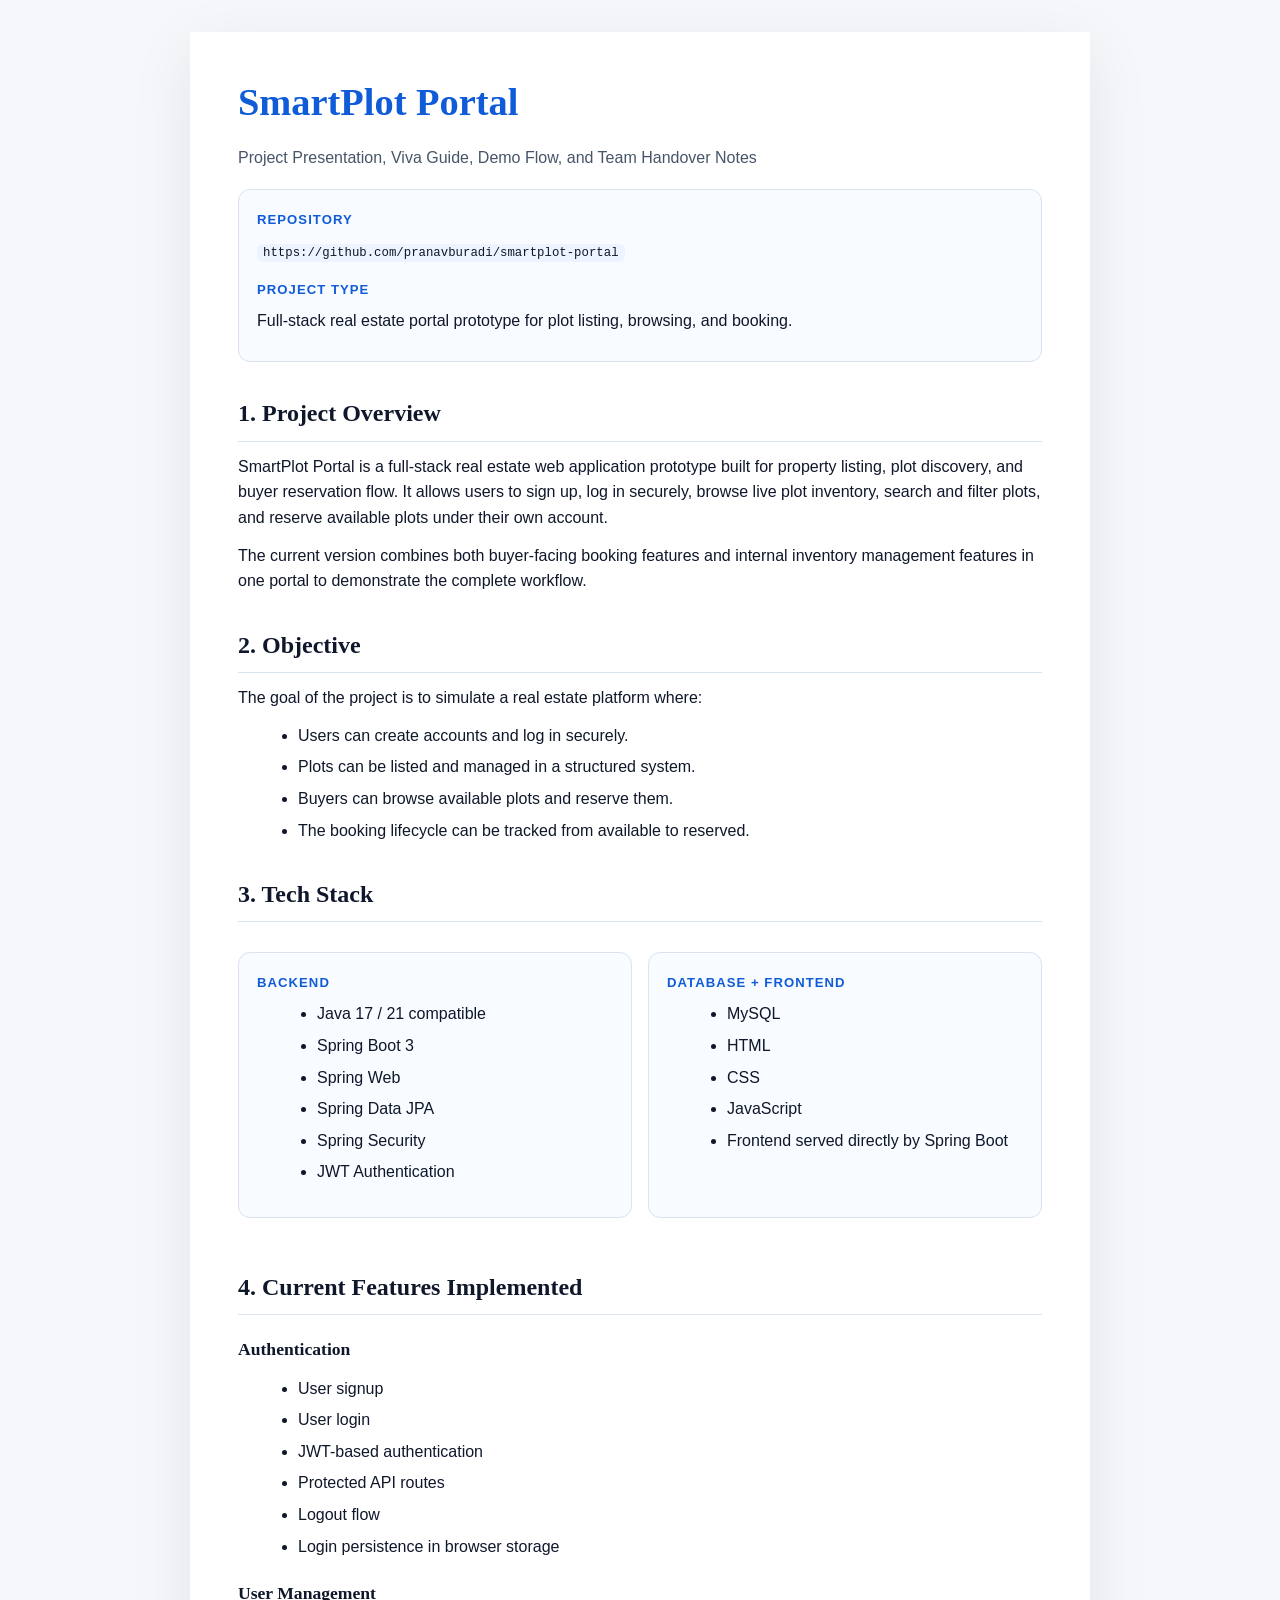
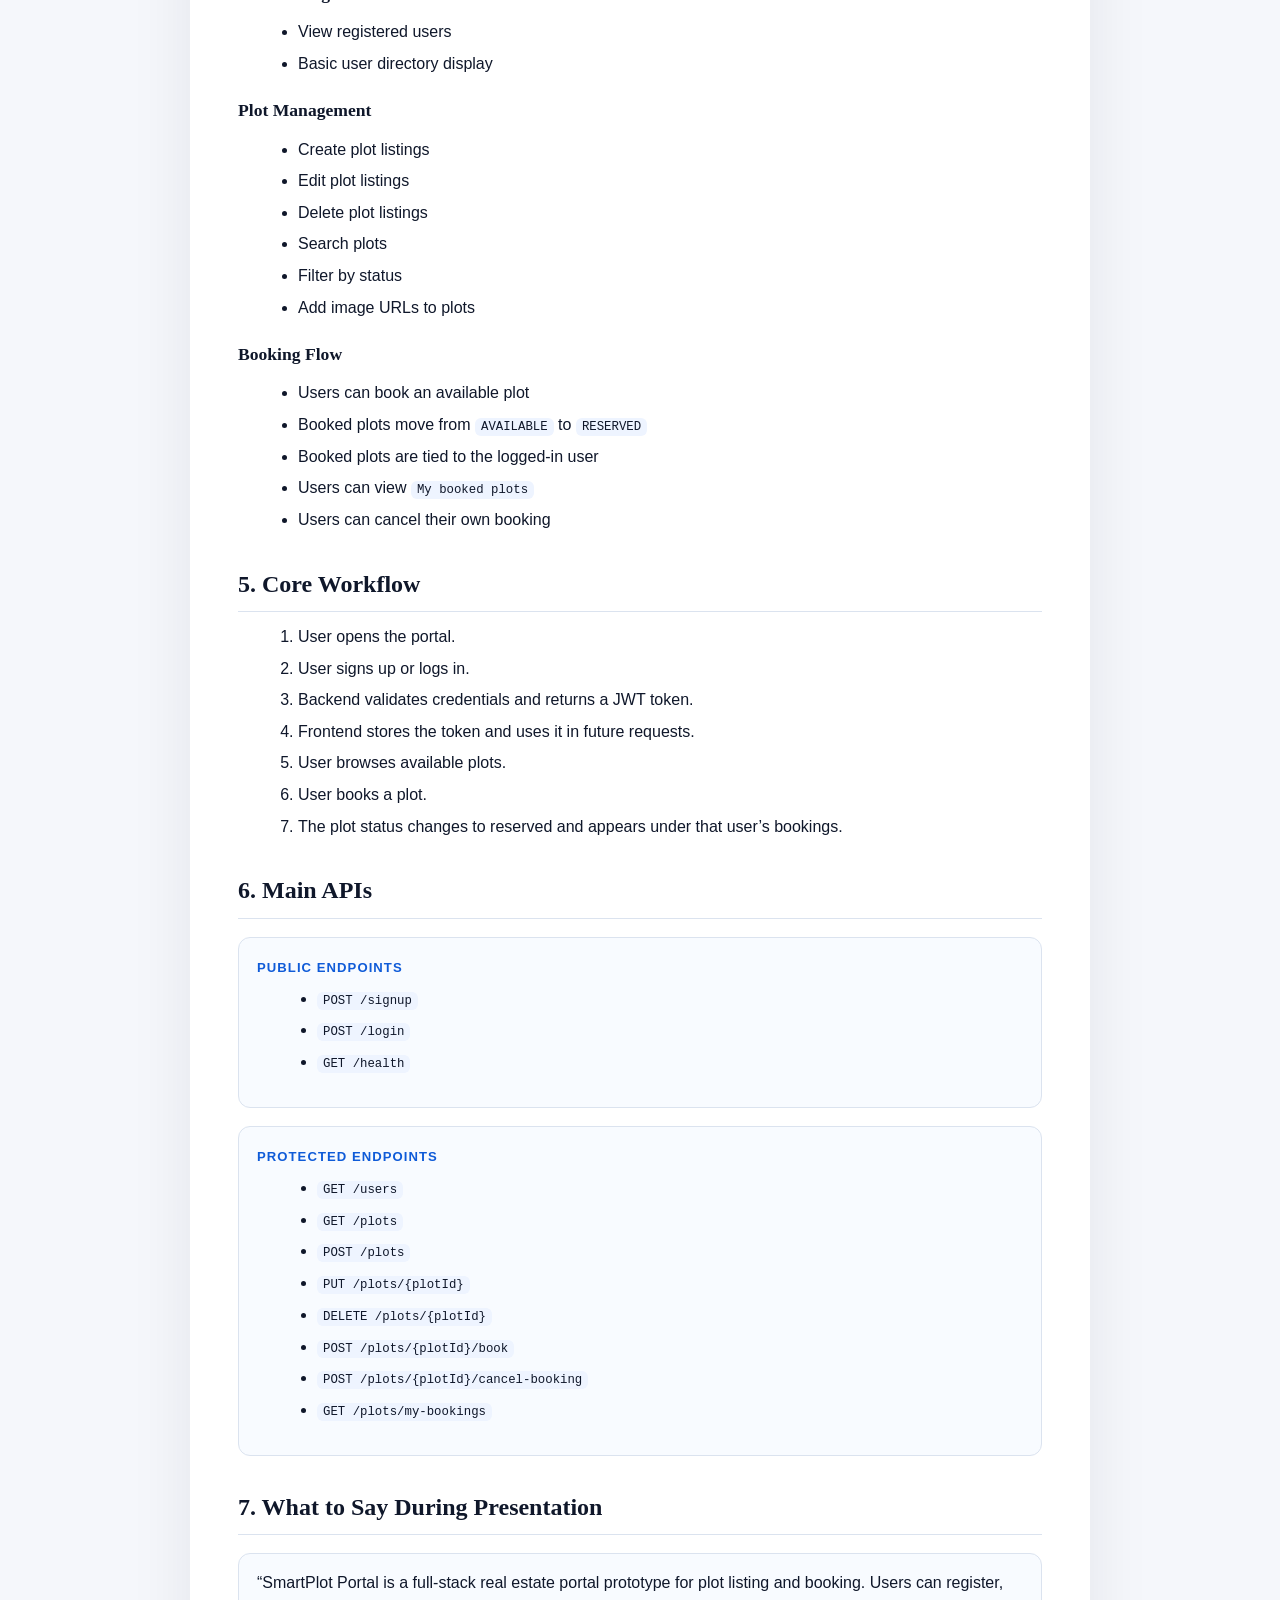
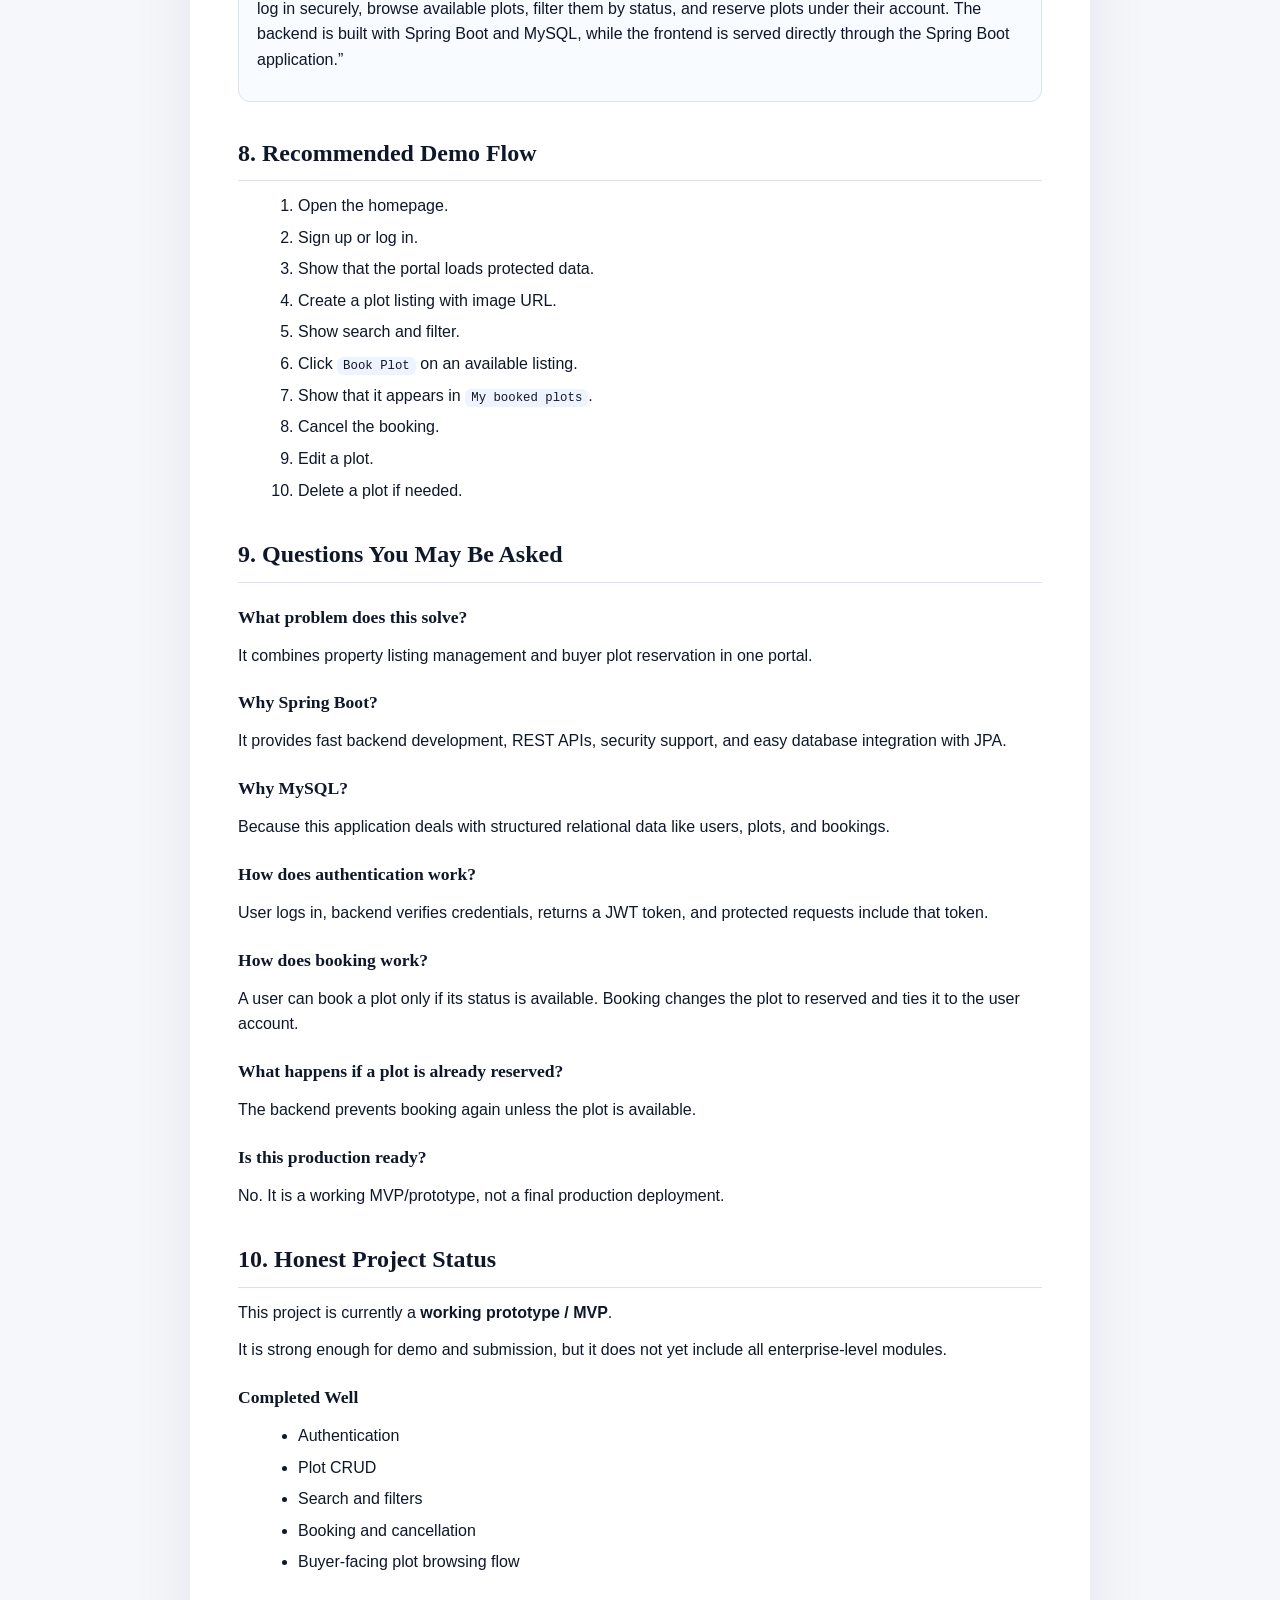
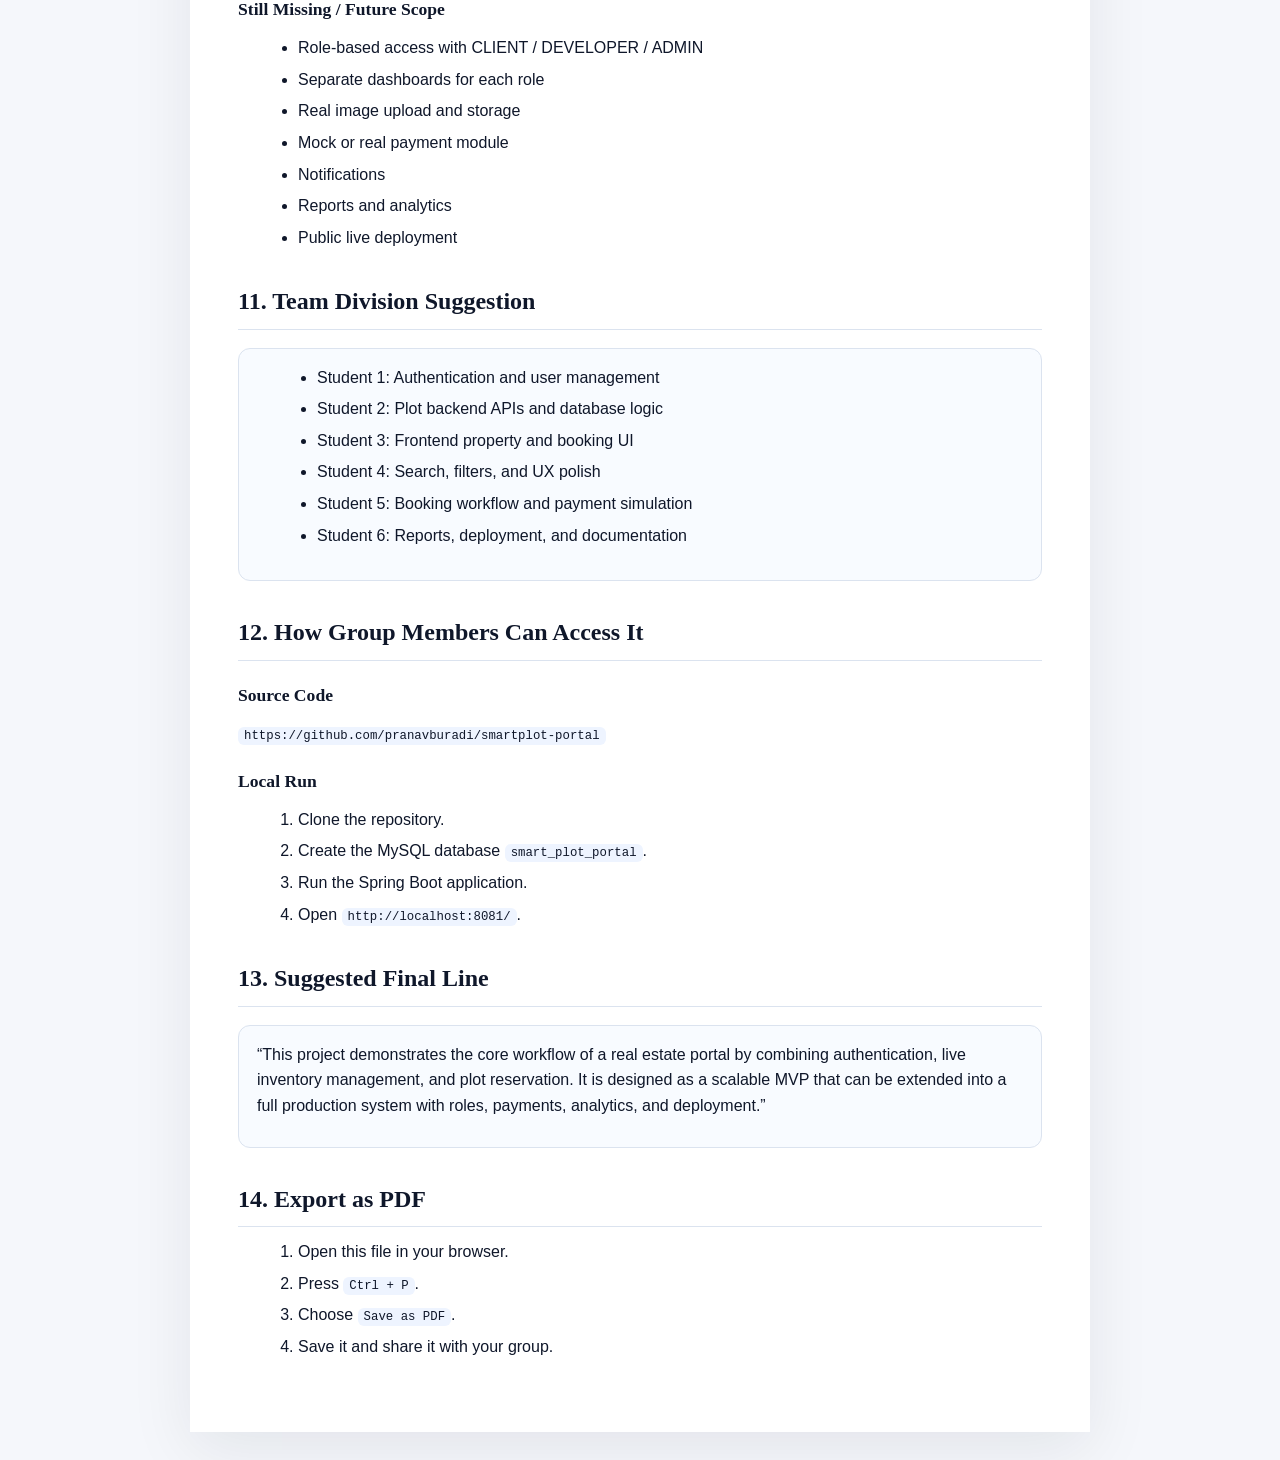
<file: smartplot_presentation.html>
<!DOCTYPE html>
<html lang="en">
<head>
    <meta charset="UTF-8">
    <meta name="viewport" content="width=device-width, initial-scale=1.0">
    <title>SmartPlot Portal Presentation</title>
    <style>
        :root {
            --bg: #f5f7fb;
            --page: #ffffff;
            --text: #0f172a;
            --muted: #475569;
            --accent: #0f5bd8;
            --line: #dbe3ef;
        }

        * {
            box-sizing: border-box;
        }

        body {
            margin: 0;
            background: var(--bg);
            color: var(--text);
            font-family: Arial, sans-serif;
            line-height: 1.6;
        }

        .page {
            max-width: 900px;
            margin: 32px auto;
            background: var(--page);
            padding: 40px 48px 56px;
            box-shadow: 0 18px 60px rgba(15, 23, 42, 0.08);
        }

        h1, h2, h3 {
            font-family: Georgia, serif;
            margin: 0 0 12px;
        }

        h1 {
            font-size: 2.4rem;
            color: var(--accent);
        }

        h2 {
            margin-top: 32px;
            padding-bottom: 8px;
            border-bottom: 1px solid var(--line);
            font-size: 1.5rem;
        }

        h3 {
            margin-top: 20px;
            font-size: 1.1rem;
        }

        p {
            margin: 0 0 12px;
        }

        ul, ol {
            margin: 0 0 16px 20px;
        }

        li {
            margin-bottom: 6px;
        }

        .muted {
            color: var(--muted);
        }

        .hero {
            margin-bottom: 24px;
        }

        .box {
            margin: 18px 0;
            padding: 16px 18px;
            border: 1px solid var(--line);
            background: #f8fbff;
            border-radius: 12px;
        }

        .grid {
            display: grid;
            grid-template-columns: 1fr 1fr;
            gap: 16px;
        }

        .label {
            display: inline-block;
            margin-bottom: 8px;
            font-size: 0.82rem;
            font-weight: bold;
            letter-spacing: 0.08em;
            text-transform: uppercase;
            color: var(--accent);
        }

        code {
            background: #eef4ff;
            padding: 2px 6px;
            border-radius: 6px;
            font-size: 0.95em;
        }

        @media print {
            body {
                background: white;
            }

            .page {
                margin: 0;
                max-width: none;
                box-shadow: none;
                padding: 20px 28px 32px;
            }
        }
    </style>
</head>
<body>
    <main class="page">
        <section class="hero">
            <h1>SmartPlot Portal</h1>
            <p class="muted">Project Presentation, Viva Guide, Demo Flow, and Team Handover Notes</p>
            <div class="box">
                <div class="label">Repository</div>
                <p><code>https://github.com/pranavburadi/smartplot-portal</code></p>
                <div class="label">Project Type</div>
                <p>Full-stack real estate portal prototype for plot listing, browsing, and booking.</p>
            </div>
        </section>

        <h2>1. Project Overview</h2>
        <p>
            SmartPlot Portal is a full-stack real estate web application prototype built for property listing,
            plot discovery, and buyer reservation flow. It allows users to sign up, log in securely, browse
            live plot inventory, search and filter plots, and reserve available plots under their own account.
        </p>
        <p>
            The current version combines both buyer-facing booking features and internal inventory management
            features in one portal to demonstrate the complete workflow.
        </p>

        <h2>2. Objective</h2>
        <p>The goal of the project is to simulate a real estate platform where:</p>
        <ul>
            <li>Users can create accounts and log in securely.</li>
            <li>Plots can be listed and managed in a structured system.</li>
            <li>Buyers can browse available plots and reserve them.</li>
            <li>The booking lifecycle can be tracked from available to reserved.</li>
        </ul>

        <h2>3. Tech Stack</h2>
        <div class="grid">
            <div class="box">
                <div class="label">Backend</div>
                <ul>
                    <li>Java 17 / 21 compatible</li>
                    <li>Spring Boot 3</li>
                    <li>Spring Web</li>
                    <li>Spring Data JPA</li>
                    <li>Spring Security</li>
                    <li>JWT Authentication</li>
                </ul>
            </div>
            <div class="box">
                <div class="label">Database + Frontend</div>
                <ul>
                    <li>MySQL</li>
                    <li>HTML</li>
                    <li>CSS</li>
                    <li>JavaScript</li>
                    <li>Frontend served directly by Spring Boot</li>
                </ul>
            </div>
        </div>

        <h2>4. Current Features Implemented</h2>
        <h3>Authentication</h3>
        <ul>
            <li>User signup</li>
            <li>User login</li>
            <li>JWT-based authentication</li>
            <li>Protected API routes</li>
            <li>Logout flow</li>
            <li>Login persistence in browser storage</li>
        </ul>

        <h3>User Management</h3>
        <ul>
            <li>View registered users</li>
            <li>Basic user directory display</li>
        </ul>

        <h3>Plot Management</h3>
        <ul>
            <li>Create plot listings</li>
            <li>Edit plot listings</li>
            <li>Delete plot listings</li>
            <li>Search plots</li>
            <li>Filter by status</li>
            <li>Add image URLs to plots</li>
        </ul>

        <h3>Booking Flow</h3>
        <ul>
            <li>Users can book an available plot</li>
            <li>Booked plots move from <code>AVAILABLE</code> to <code>RESERVED</code></li>
            <li>Booked plots are tied to the logged-in user</li>
            <li>Users can view <code>My booked plots</code></li>
            <li>Users can cancel their own booking</li>
        </ul>

        <h2>5. Core Workflow</h2>
        <ol>
            <li>User opens the portal.</li>
            <li>User signs up or logs in.</li>
            <li>Backend validates credentials and returns a JWT token.</li>
            <li>Frontend stores the token and uses it in future requests.</li>
            <li>User browses available plots.</li>
            <li>User books a plot.</li>
            <li>The plot status changes to reserved and appears under that user’s bookings.</li>
        </ol>

        <h2>6. Main APIs</h2>
        <div class="box">
            <div class="label">Public Endpoints</div>
            <ul>
                <li><code>POST /signup</code></li>
                <li><code>POST /login</code></li>
                <li><code>GET /health</code></li>
            </ul>
        </div>
        <div class="box">
            <div class="label">Protected Endpoints</div>
            <ul>
                <li><code>GET /users</code></li>
                <li><code>GET /plots</code></li>
                <li><code>POST /plots</code></li>
                <li><code>PUT /plots/{plotId}</code></li>
                <li><code>DELETE /plots/{plotId}</code></li>
                <li><code>POST /plots/{plotId}/book</code></li>
                <li><code>POST /plots/{plotId}/cancel-booking</code></li>
                <li><code>GET /plots/my-bookings</code></li>
            </ul>
        </div>

        <h2>7. What to Say During Presentation</h2>
        <div class="box">
            <p>
                “SmartPlot Portal is a full-stack real estate portal prototype for plot listing and booking.
                Users can register, log in securely, browse available plots, filter them by status, and reserve
                plots under their account. The backend is built with Spring Boot and MySQL, while the frontend is
                served directly through the Spring Boot application.”
            </p>
        </div>

        <h2>8. Recommended Demo Flow</h2>
        <ol>
            <li>Open the homepage.</li>
            <li>Sign up or log in.</li>
            <li>Show that the portal loads protected data.</li>
            <li>Create a plot listing with image URL.</li>
            <li>Show search and filter.</li>
            <li>Click <code>Book Plot</code> on an available listing.</li>
            <li>Show that it appears in <code>My booked plots</code>.</li>
            <li>Cancel the booking.</li>
            <li>Edit a plot.</li>
            <li>Delete a plot if needed.</li>
        </ol>

        <h2>9. Questions You May Be Asked</h2>
        <h3>What problem does this solve?</h3>
        <p>It combines property listing management and buyer plot reservation in one portal.</p>

        <h3>Why Spring Boot?</h3>
        <p>It provides fast backend development, REST APIs, security support, and easy database integration with JPA.</p>

        <h3>Why MySQL?</h3>
        <p>Because this application deals with structured relational data like users, plots, and bookings.</p>

        <h3>How does authentication work?</h3>
        <p>User logs in, backend verifies credentials, returns a JWT token, and protected requests include that token.</p>

        <h3>How does booking work?</h3>
        <p>A user can book a plot only if its status is available. Booking changes the plot to reserved and ties it to the user account.</p>

        <h3>What happens if a plot is already reserved?</h3>
        <p>The backend prevents booking again unless the plot is available.</p>

        <h3>Is this production ready?</h3>
        <p>No. It is a working MVP/prototype, not a final production deployment.</p>

        <h2>10. Honest Project Status</h2>
        <p>This project is currently a <strong>working prototype / MVP</strong>.</p>
        <p>It is strong enough for demo and submission, but it does not yet include all enterprise-level modules.</p>

        <h3>Completed Well</h3>
        <ul>
            <li>Authentication</li>
            <li>Plot CRUD</li>
            <li>Search and filters</li>
            <li>Booking and cancellation</li>
            <li>Buyer-facing plot browsing flow</li>
        </ul>

        <h3>Still Missing / Future Scope</h3>
        <ul>
            <li>Role-based access with CLIENT / DEVELOPER / ADMIN</li>
            <li>Separate dashboards for each role</li>
            <li>Real image upload and storage</li>
            <li>Mock or real payment module</li>
            <li>Notifications</li>
            <li>Reports and analytics</li>
            <li>Public live deployment</li>
        </ul>

        <h2>11. Team Division Suggestion</h2>
        <div class="box">
            <ul>
                <li>Student 1: Authentication and user management</li>
                <li>Student 2: Plot backend APIs and database logic</li>
                <li>Student 3: Frontend property and booking UI</li>
                <li>Student 4: Search, filters, and UX polish</li>
                <li>Student 5: Booking workflow and payment simulation</li>
                <li>Student 6: Reports, deployment, and documentation</li>
            </ul>
        </div>

        <h2>12. How Group Members Can Access It</h2>
        <h3>Source Code</h3>
        <p><code>https://github.com/pranavburadi/smartplot-portal</code></p>

        <h3>Local Run</h3>
        <ol>
            <li>Clone the repository.</li>
            <li>Create the MySQL database <code>smart_plot_portal</code>.</li>
            <li>Run the Spring Boot application.</li>
            <li>Open <code>http://localhost:8081/</code>.</li>
        </ol>

        <h2>13. Suggested Final Line</h2>
        <div class="box">
            <p>
                “This project demonstrates the core workflow of a real estate portal by combining authentication,
                live inventory management, and plot reservation. It is designed as a scalable MVP that can be extended
                into a full production system with roles, payments, analytics, and deployment.”
            </p>
        </div>

        <h2>14. Export as PDF</h2>
        <ol>
            <li>Open this file in your browser.</li>
            <li>Press <code>Ctrl + P</code>.</li>
            <li>Choose <code>Save as PDF</code>.</li>
            <li>Save it and share it with your group.</li>
        </ol>
    </main>
</body>
</html>
</file>
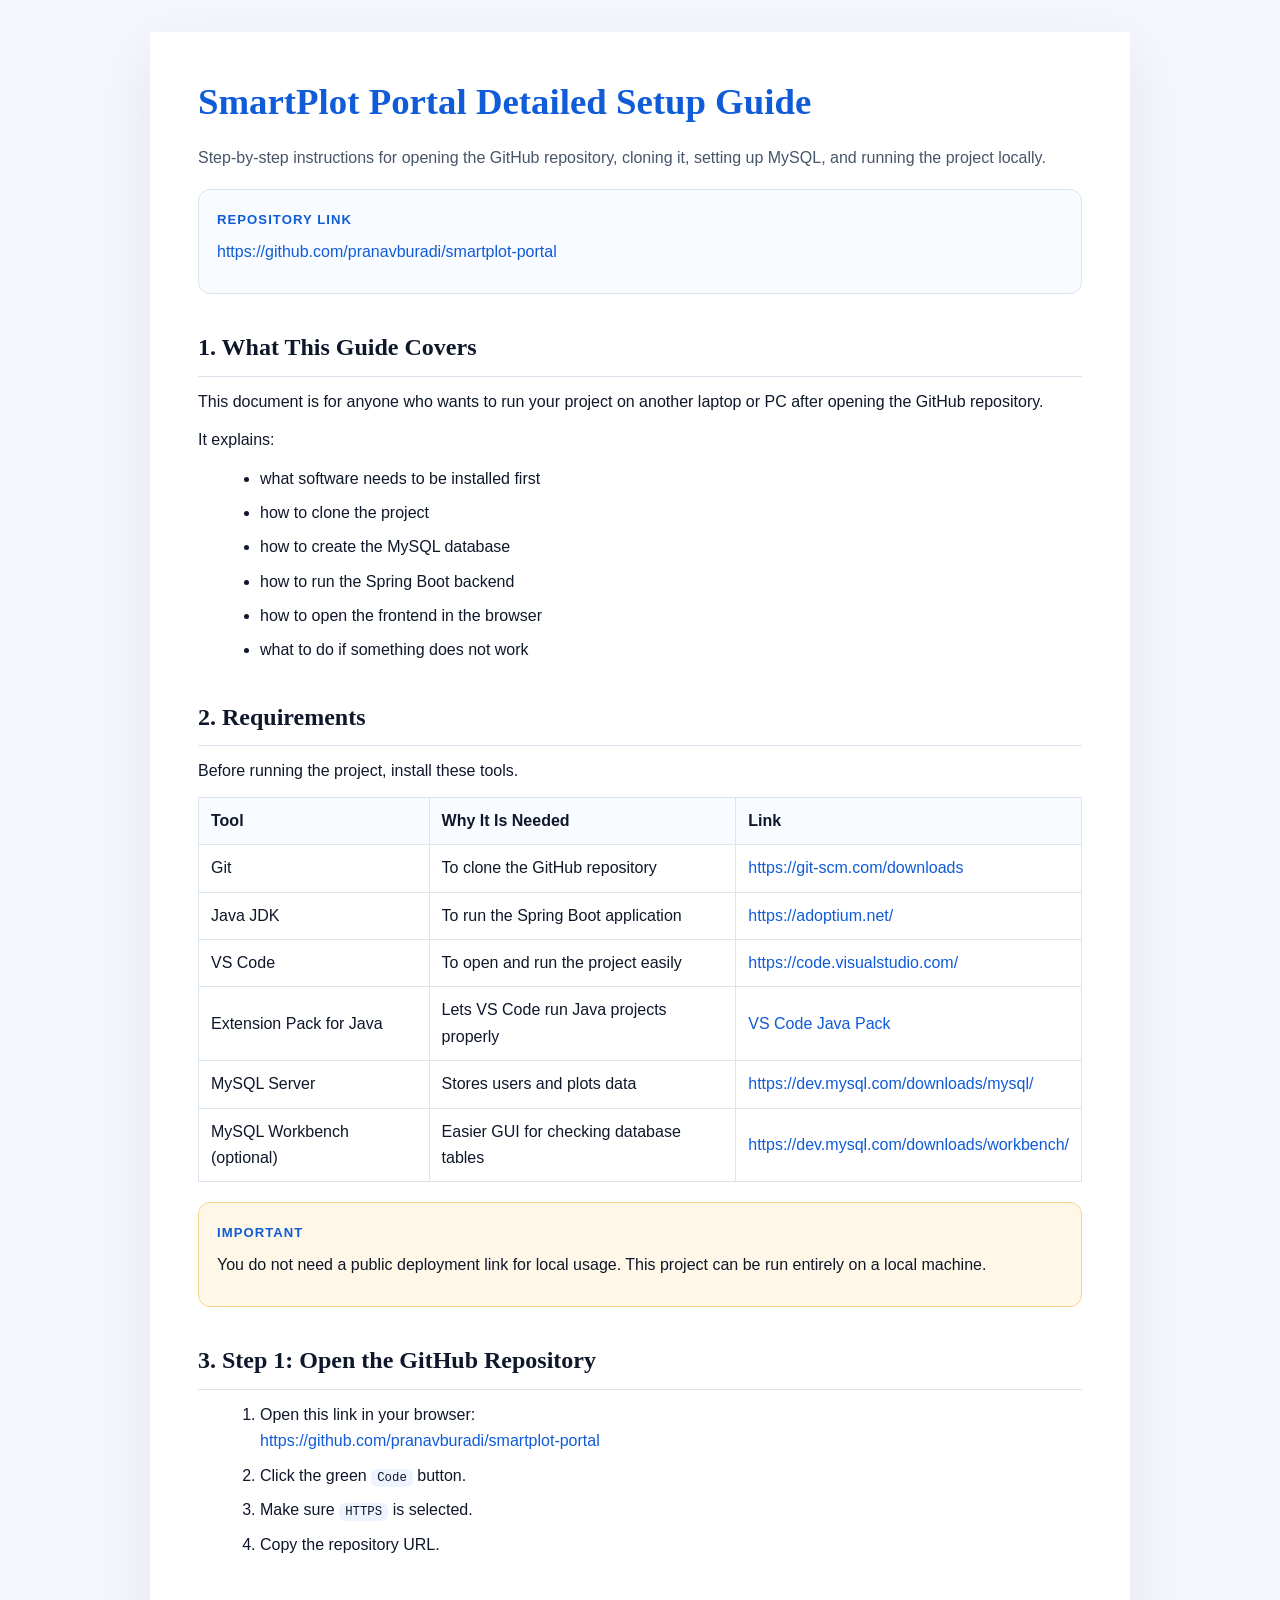
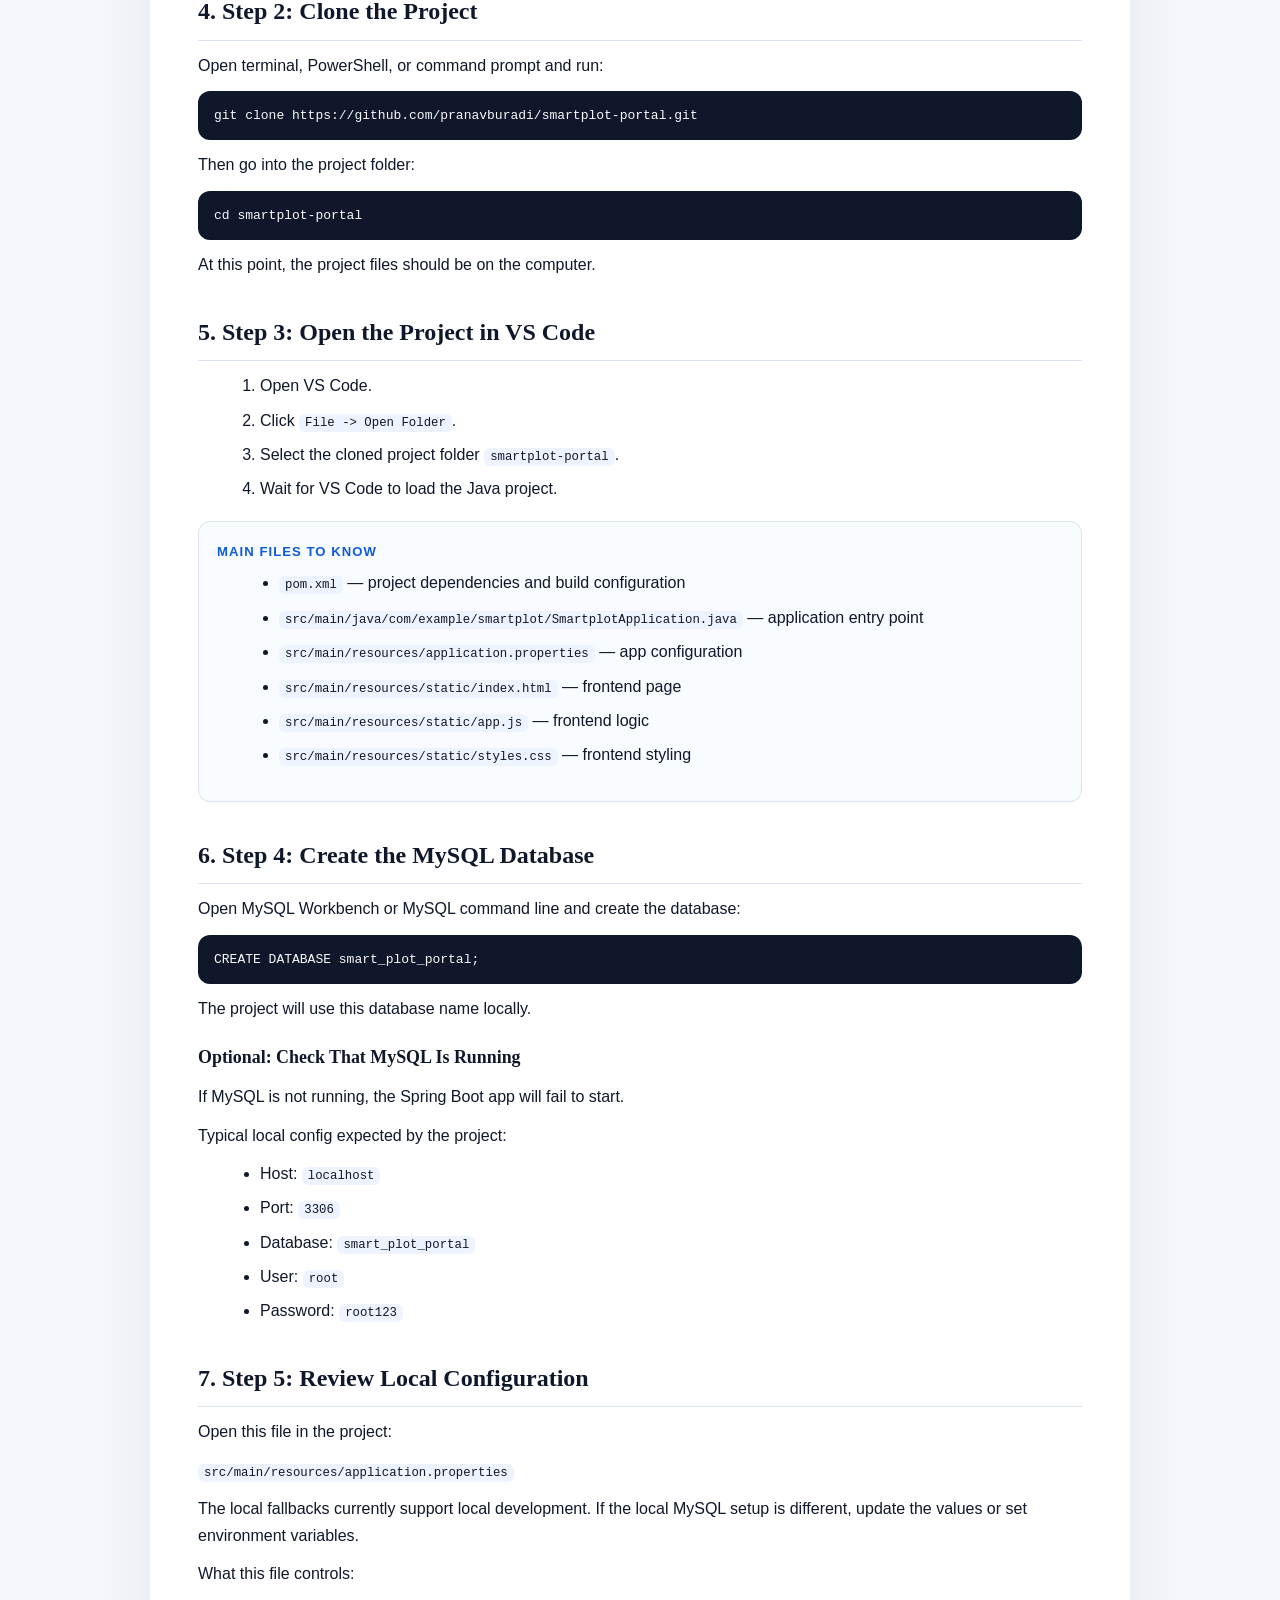
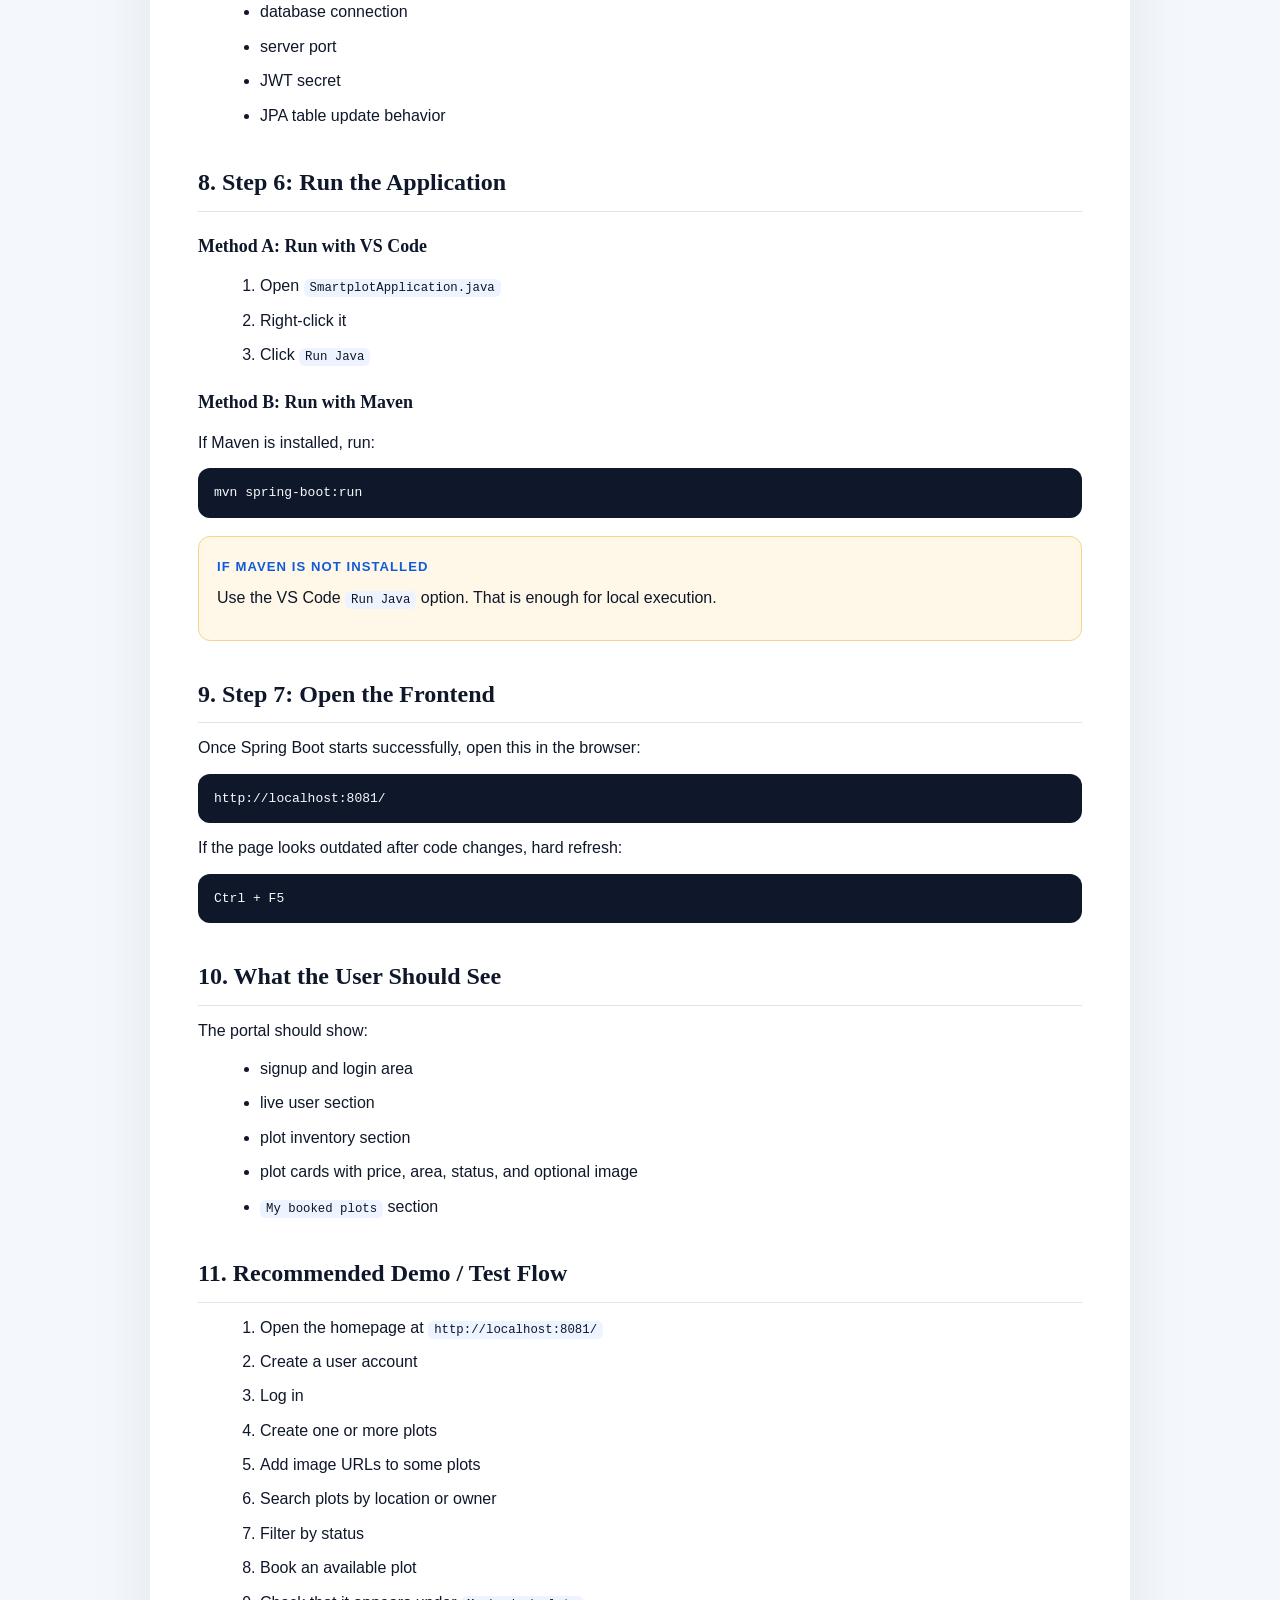
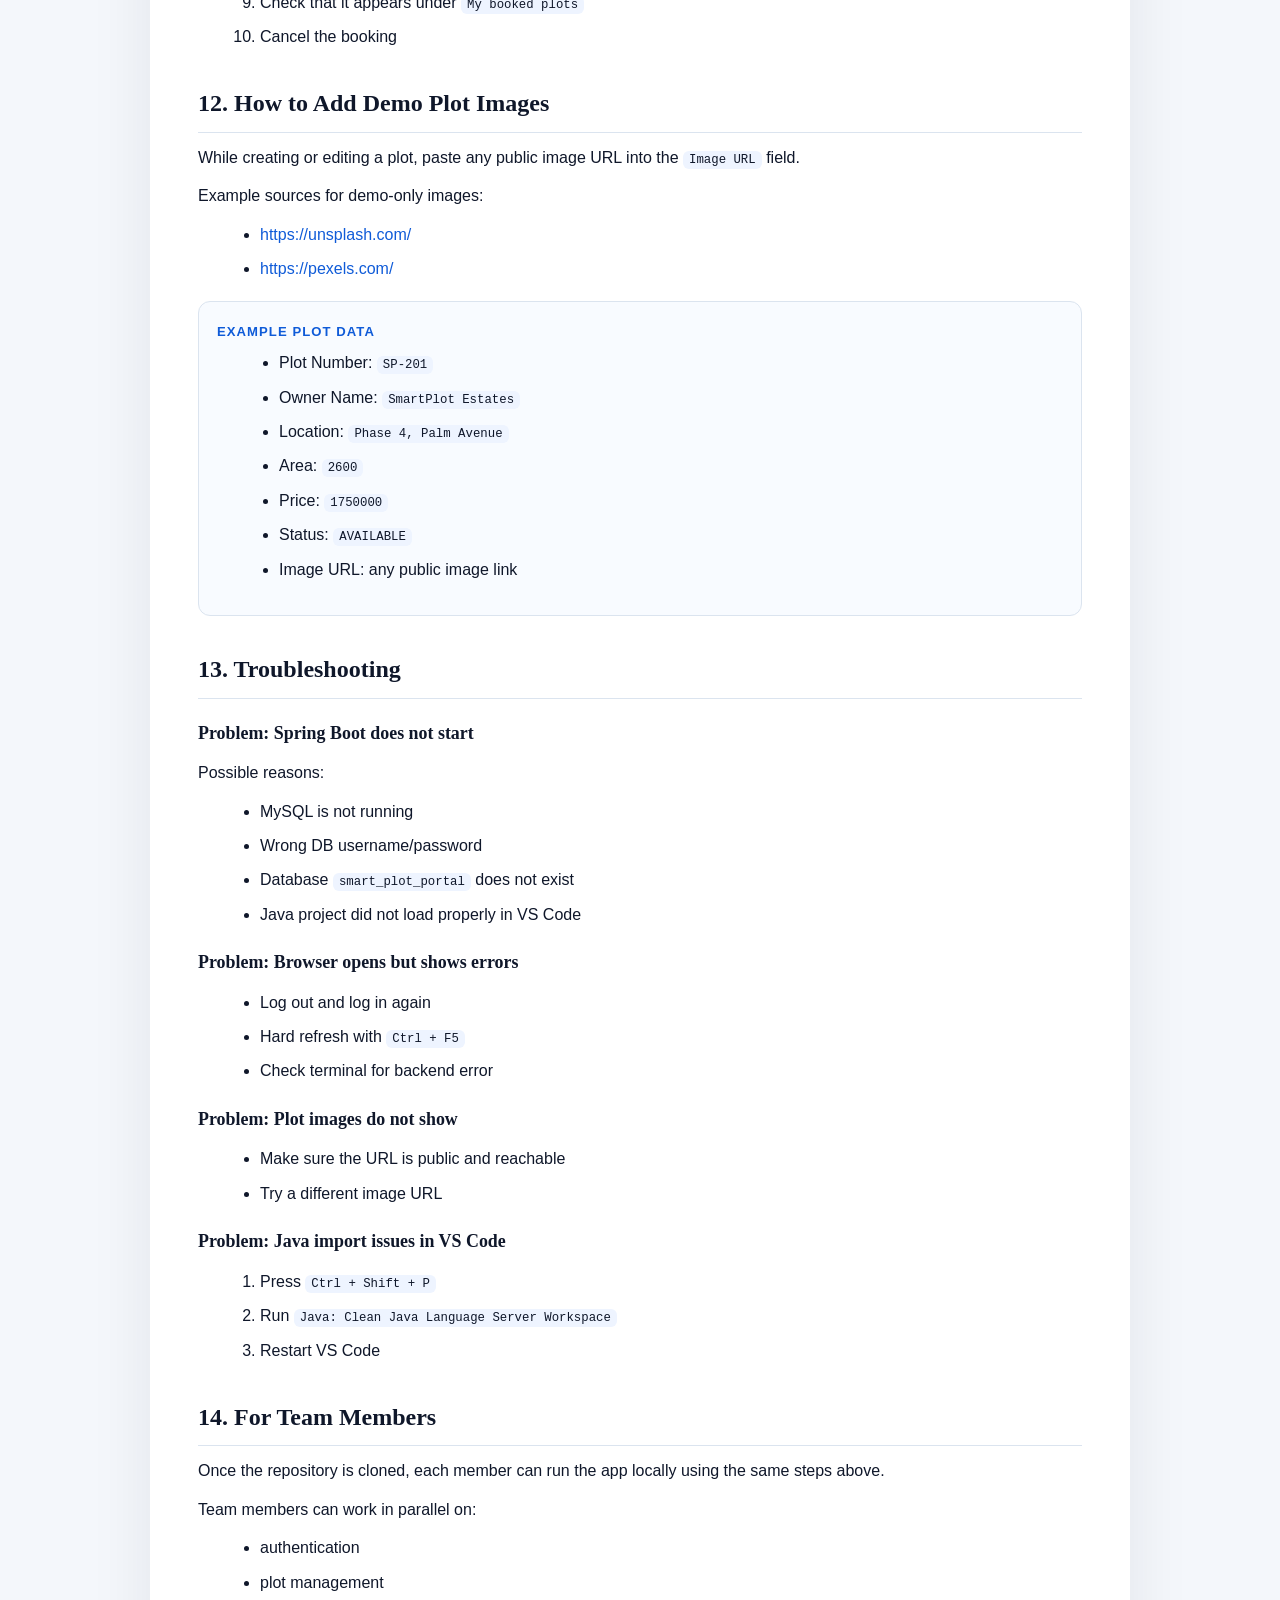
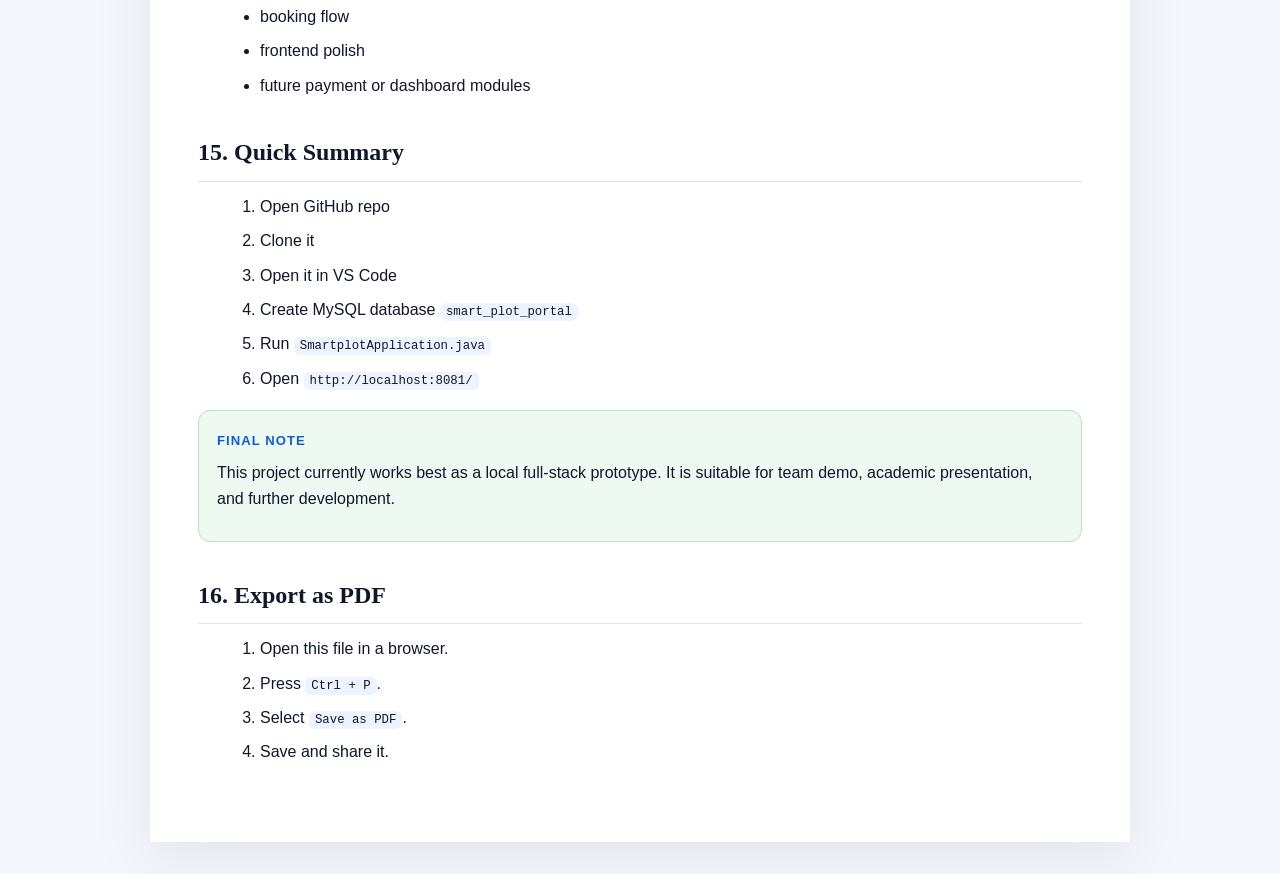
<file: smartplot_setup_guide.html>
<!DOCTYPE html>
<html lang="en">
<head>
    <meta charset="UTF-8">
    <meta name="viewport" content="width=device-width, initial-scale=1.0">
    <title>SmartPlot Portal Detailed Setup Guide</title>
    <style>
        :root {
            --bg: #f4f7fb;
            --page: #ffffff;
            --text: #0f172a;
            --muted: #475569;
            --accent: #0f5bd8;
            --line: #dbe4ef;
            --soft: #f8fbff;
        }

        * {
            box-sizing: border-box;
        }

        body {
            margin: 0;
            background: var(--bg);
            color: var(--text);
            font-family: Arial, sans-serif;
            line-height: 1.65;
        }

        .page {
            max-width: 980px;
            margin: 32px auto;
            background: var(--page);
            padding: 40px 48px 60px;
            box-shadow: 0 18px 60px rgba(15, 23, 42, 0.08);
        }

        h1, h2, h3 {
            font-family: Georgia, serif;
            margin: 0 0 12px;
        }

        h1 {
            color: var(--accent);
            font-size: 2.3rem;
        }

        h2 {
            margin-top: 34px;
            padding-bottom: 8px;
            border-bottom: 1px solid var(--line);
            font-size: 1.5rem;
        }

        h3 {
            margin-top: 20px;
            font-size: 1.12rem;
        }

        p {
            margin: 0 0 12px;
        }

        ul, ol {
            margin: 0 0 16px 22px;
        }

        li {
            margin-bottom: 8px;
        }

        .muted {
            color: var(--muted);
        }

        .box {
            margin: 18px 0;
            padding: 16px 18px;
            border: 1px solid var(--line);
            background: var(--soft);
            border-radius: 12px;
        }

        .warning {
            background: #fff8e8;
            border-color: #f7d48b;
        }

        .success {
            background: #eefaf1;
            border-color: #b7e2c2;
        }

        .label {
            display: inline-block;
            margin-bottom: 8px;
            font-size: 0.82rem;
            font-weight: bold;
            letter-spacing: 0.08em;
            text-transform: uppercase;
            color: var(--accent);
        }

        code {
            background: #eef4ff;
            padding: 2px 6px;
            border-radius: 6px;
            font-size: 0.95em;
        }

        pre {
            margin: 12px 0;
            padding: 14px 16px;
            border-radius: 12px;
            background: #0f172a;
            color: #f8fafc;
            overflow-x: auto;
        }

        a {
            color: var(--accent);
            text-decoration: none;
        }

        a:hover {
            text-decoration: underline;
        }

        table {
            width: 100%;
            border-collapse: collapse;
            margin: 12px 0 20px;
        }

        th, td {
            text-align: left;
            border: 1px solid var(--line);
            padding: 10px 12px;
        }

        th {
            background: var(--soft);
        }

        @media print {
            body {
                background: white;
            }

            .page {
                margin: 0;
                max-width: none;
                box-shadow: none;
                padding: 20px 28px 32px;
            }
        }
    </style>
</head>
<body>
    <main class="page">
        <h1>SmartPlot Portal Detailed Setup Guide</h1>
        <p class="muted">Step-by-step instructions for opening the GitHub repository, cloning it, setting up MySQL, and running the project locally.</p>

        <div class="box">
            <div class="label">Repository Link</div>
            <p><a href="https://github.com/pranavburadi/smartplot-portal">https://github.com/pranavburadi/smartplot-portal</a></p>
        </div>

        <h2>1. What This Guide Covers</h2>
        <p>This document is for anyone who wants to run your project on another laptop or PC after opening the GitHub repository.</p>
        <p>It explains:</p>
        <ul>
            <li>what software needs to be installed first</li>
            <li>how to clone the project</li>
            <li>how to create the MySQL database</li>
            <li>how to run the Spring Boot backend</li>
            <li>how to open the frontend in the browser</li>
            <li>what to do if something does not work</li>
        </ul>

        <h2>2. Requirements</h2>
        <p>Before running the project, install these tools.</p>

        <table>
            <tr>
                <th>Tool</th>
                <th>Why It Is Needed</th>
                <th>Link</th>
            </tr>
            <tr>
                <td>Git</td>
                <td>To clone the GitHub repository</td>
                <td><a href="https://git-scm.com/downloads">https://git-scm.com/downloads</a></td>
            </tr>
            <tr>
                <td>Java JDK</td>
                <td>To run the Spring Boot application</td>
                <td><a href="https://adoptium.net/">https://adoptium.net/</a></td>
            </tr>
            <tr>
                <td>VS Code</td>
                <td>To open and run the project easily</td>
                <td><a href="https://code.visualstudio.com/">https://code.visualstudio.com/</a></td>
            </tr>
            <tr>
                <td>Extension Pack for Java</td>
                <td>Lets VS Code run Java projects properly</td>
                <td><a href="https://marketplace.visualstudio.com/items?itemName=vscjava.vscode-java-pack">VS Code Java Pack</a></td>
            </tr>
            <tr>
                <td>MySQL Server</td>
                <td>Stores users and plots data</td>
                <td><a href="https://dev.mysql.com/downloads/mysql/">https://dev.mysql.com/downloads/mysql/</a></td>
            </tr>
            <tr>
                <td>MySQL Workbench (optional)</td>
                <td>Easier GUI for checking database tables</td>
                <td><a href="https://dev.mysql.com/downloads/workbench/">https://dev.mysql.com/downloads/workbench/</a></td>
            </tr>
        </table>

        <div class="box warning">
            <div class="label">Important</div>
            <p>You do not need a public deployment link for local usage. This project can be run entirely on a local machine.</p>
        </div>

        <h2>3. Step 1: Open the GitHub Repository</h2>
        <ol>
            <li>Open this link in your browser:
                <br><a href="https://github.com/pranavburadi/smartplot-portal">https://github.com/pranavburadi/smartplot-portal</a>
            </li>
            <li>Click the green <code>Code</code> button.</li>
            <li>Make sure <code>HTTPS</code> is selected.</li>
            <li>Copy the repository URL.</li>
        </ol>

        <h2>4. Step 2: Clone the Project</h2>
        <p>Open terminal, PowerShell, or command prompt and run:</p>
        <pre>git clone https://github.com/pranavburadi/smartplot-portal.git</pre>

        <p>Then go into the project folder:</p>
        <pre>cd smartplot-portal</pre>

        <p>At this point, the project files should be on the computer.</p>

        <h2>5. Step 3: Open the Project in VS Code</h2>
        <ol>
            <li>Open VS Code.</li>
            <li>Click <code>File -&gt; Open Folder</code>.</li>
            <li>Select the cloned project folder <code>smartplot-portal</code>.</li>
            <li>Wait for VS Code to load the Java project.</li>
        </ol>

        <div class="box">
            <div class="label">Main Files to Know</div>
            <ul>
                <li><code>pom.xml</code> — project dependencies and build configuration</li>
                <li><code>src/main/java/com/example/smartplot/SmartplotApplication.java</code> — application entry point</li>
                <li><code>src/main/resources/application.properties</code> — app configuration</li>
                <li><code>src/main/resources/static/index.html</code> — frontend page</li>
                <li><code>src/main/resources/static/app.js</code> — frontend logic</li>
                <li><code>src/main/resources/static/styles.css</code> — frontend styling</li>
            </ul>
        </div>

        <h2>6. Step 4: Create the MySQL Database</h2>
        <p>Open MySQL Workbench or MySQL command line and create the database:</p>
        <pre>CREATE DATABASE smart_plot_portal;</pre>

        <p>The project will use this database name locally.</p>

        <h3>Optional: Check That MySQL Is Running</h3>
        <p>If MySQL is not running, the Spring Boot app will fail to start.</p>
        <p>Typical local config expected by the project:</p>
        <ul>
            <li>Host: <code>localhost</code></li>
            <li>Port: <code>3306</code></li>
            <li>Database: <code>smart_plot_portal</code></li>
            <li>User: <code>root</code></li>
            <li>Password: <code>root123</code></li>
        </ul>

        <h2>7. Step 5: Review Local Configuration</h2>
        <p>Open this file in the project:</p>
        <p><code>src/main/resources/application.properties</code></p>

        <p>The local fallbacks currently support local development. If the local MySQL setup is different, update the values or set environment variables.</p>

        <p>What this file controls:</p>
        <ul>
            <li>database connection</li>
            <li>server port</li>
            <li>JWT secret</li>
            <li>JPA table update behavior</li>
        </ul>

        <h2>8. Step 6: Run the Application</h2>
        <h3>Method A: Run with VS Code</h3>
        <ol>
            <li>Open <code>SmartplotApplication.java</code></li>
            <li>Right-click it</li>
            <li>Click <code>Run Java</code></li>
        </ol>

        <h3>Method B: Run with Maven</h3>
        <p>If Maven is installed, run:</p>
        <pre>mvn spring-boot:run</pre>

        <div class="box warning">
            <div class="label">If Maven Is Not Installed</div>
            <p>Use the VS Code <code>Run Java</code> option. That is enough for local execution.</p>
        </div>

        <h2>9. Step 7: Open the Frontend</h2>
        <p>Once Spring Boot starts successfully, open this in the browser:</p>
        <pre>http://localhost:8081/</pre>

        <p>If the page looks outdated after code changes, hard refresh:</p>
        <pre>Ctrl + F5</pre>

        <h2>10. What the User Should See</h2>
        <p>The portal should show:</p>
        <ul>
            <li>signup and login area</li>
            <li>live user section</li>
            <li>plot inventory section</li>
            <li>plot cards with price, area, status, and optional image</li>
            <li><code>My booked plots</code> section</li>
        </ul>

        <h2>11. Recommended Demo / Test Flow</h2>
        <ol>
            <li>Open the homepage at <code>http://localhost:8081/</code></li>
            <li>Create a user account</li>
            <li>Log in</li>
            <li>Create one or more plots</li>
            <li>Add image URLs to some plots</li>
            <li>Search plots by location or owner</li>
            <li>Filter by status</li>
            <li>Book an available plot</li>
            <li>Check that it appears under <code>My booked plots</code></li>
            <li>Cancel the booking</li>
        </ol>

        <h2>12. How to Add Demo Plot Images</h2>
        <p>While creating or editing a plot, paste any public image URL into the <code>Image URL</code> field.</p>
        <p>Example sources for demo-only images:</p>
        <ul>
            <li><a href="https://unsplash.com/">https://unsplash.com/</a></li>
            <li><a href="https://pexels.com/">https://pexels.com/</a></li>
        </ul>

        <div class="box">
            <div class="label">Example Plot Data</div>
            <ul>
                <li>Plot Number: <code>SP-201</code></li>
                <li>Owner Name: <code>SmartPlot Estates</code></li>
                <li>Location: <code>Phase 4, Palm Avenue</code></li>
                <li>Area: <code>2600</code></li>
                <li>Price: <code>1750000</code></li>
                <li>Status: <code>AVAILABLE</code></li>
                <li>Image URL: any public image link</li>
            </ul>
        </div>

        <h2>13. Troubleshooting</h2>
        <h3>Problem: Spring Boot does not start</h3>
        <p>Possible reasons:</p>
        <ul>
            <li>MySQL is not running</li>
            <li>Wrong DB username/password</li>
            <li>Database <code>smart_plot_portal</code> does not exist</li>
            <li>Java project did not load properly in VS Code</li>
        </ul>

        <h3>Problem: Browser opens but shows errors</h3>
        <ul>
            <li>Log out and log in again</li>
            <li>Hard refresh with <code>Ctrl + F5</code></li>
            <li>Check terminal for backend error</li>
        </ul>

        <h3>Problem: Plot images do not show</h3>
        <ul>
            <li>Make sure the URL is public and reachable</li>
            <li>Try a different image URL</li>
        </ul>

        <h3>Problem: Java import issues in VS Code</h3>
        <ol>
            <li>Press <code>Ctrl + Shift + P</code></li>
            <li>Run <code>Java: Clean Java Language Server Workspace</code></li>
            <li>Restart VS Code</li>
        </ol>

        <h2>14. For Team Members</h2>
        <p>Once the repository is cloned, each member can run the app locally using the same steps above.</p>
        <p>Team members can work in parallel on:</p>
        <ul>
            <li>authentication</li>
            <li>plot management</li>
            <li>booking flow</li>
            <li>frontend polish</li>
            <li>future payment or dashboard modules</li>
        </ul>

        <h2>15. Quick Summary</h2>
        <ol>
            <li>Open GitHub repo</li>
            <li>Clone it</li>
            <li>Open it in VS Code</li>
            <li>Create MySQL database <code>smart_plot_portal</code></li>
            <li>Run <code>SmartplotApplication.java</code></li>
            <li>Open <code>http://localhost:8081/</code></li>
        </ol>

        <div class="box success">
            <div class="label">Final Note</div>
            <p>This project currently works best as a local full-stack prototype. It is suitable for team demo, academic presentation, and further development.</p>
        </div>

        <h2>16. Export as PDF</h2>
        <ol>
            <li>Open this file in a browser.</li>
            <li>Press <code>Ctrl + P</code>.</li>
            <li>Select <code>Save as PDF</code>.</li>
            <li>Save and share it.</li>
        </ol>
    </main>
</body>
</html>
</file>
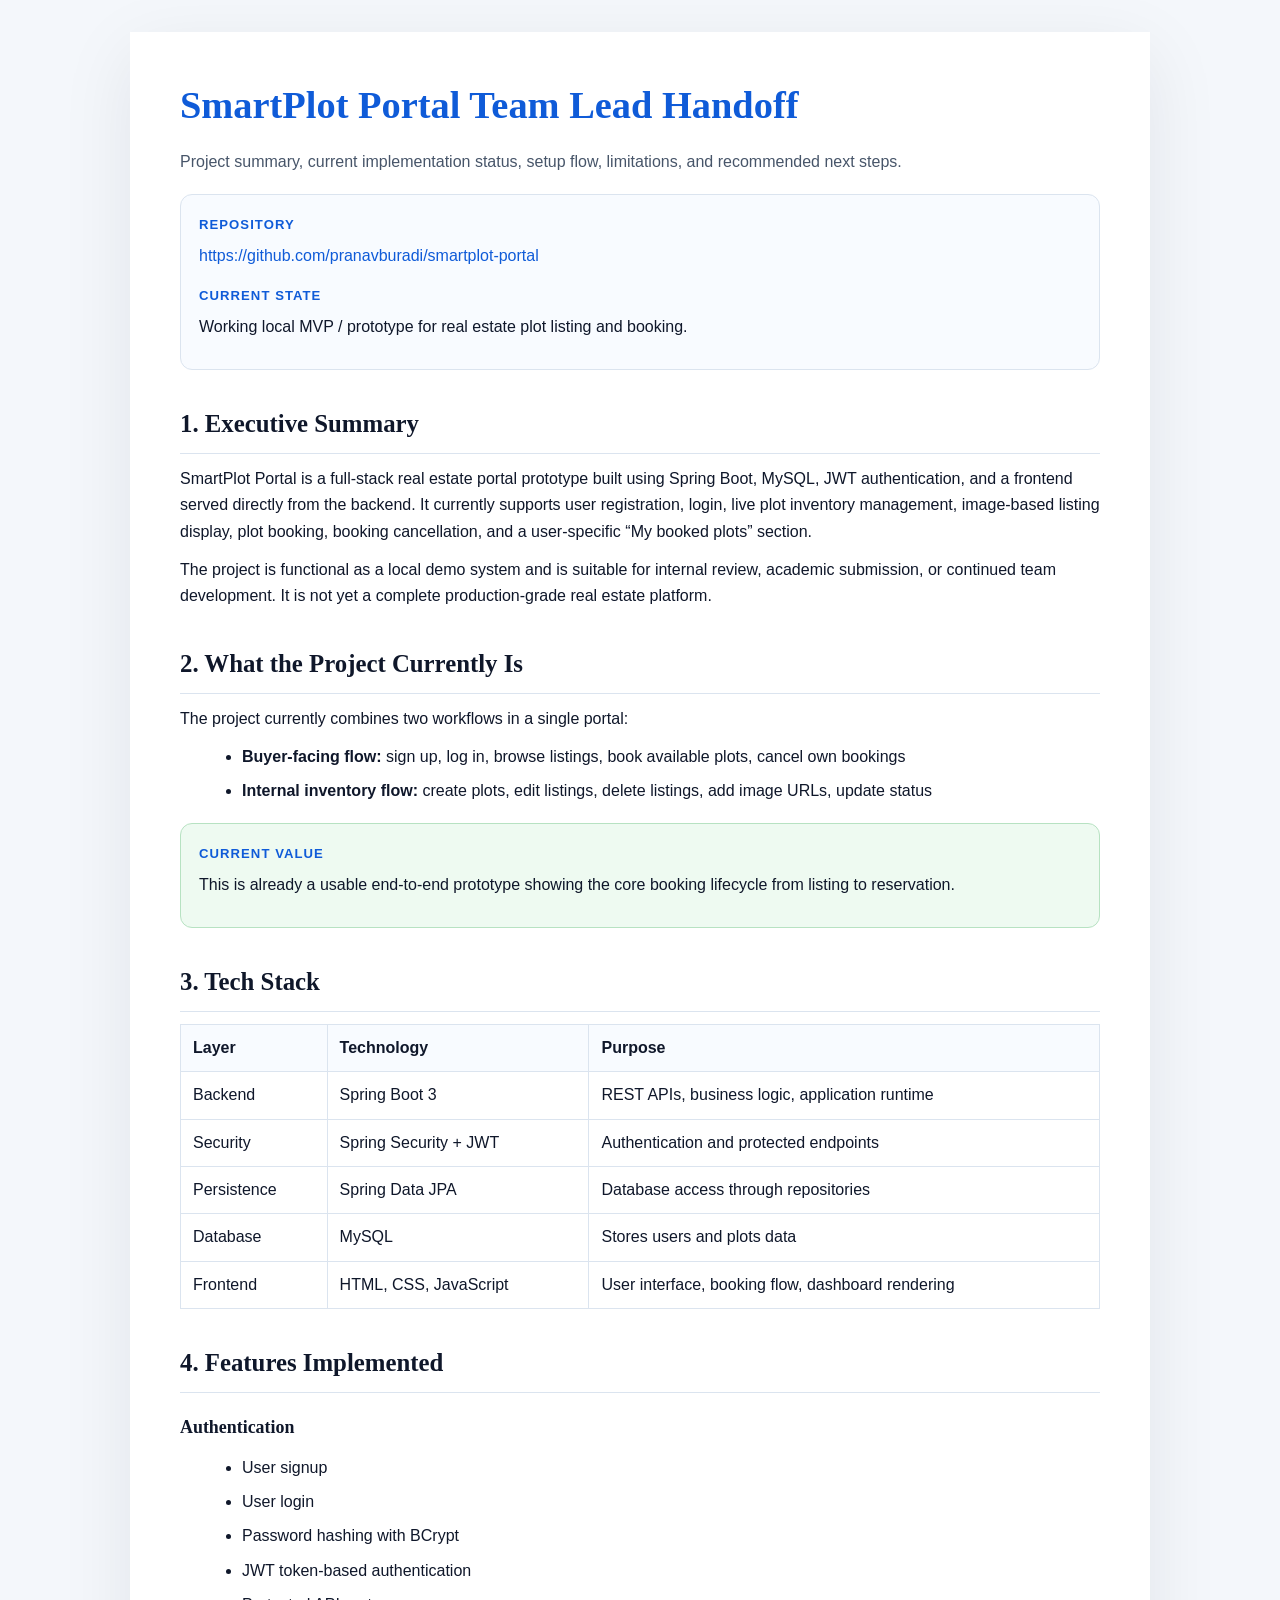
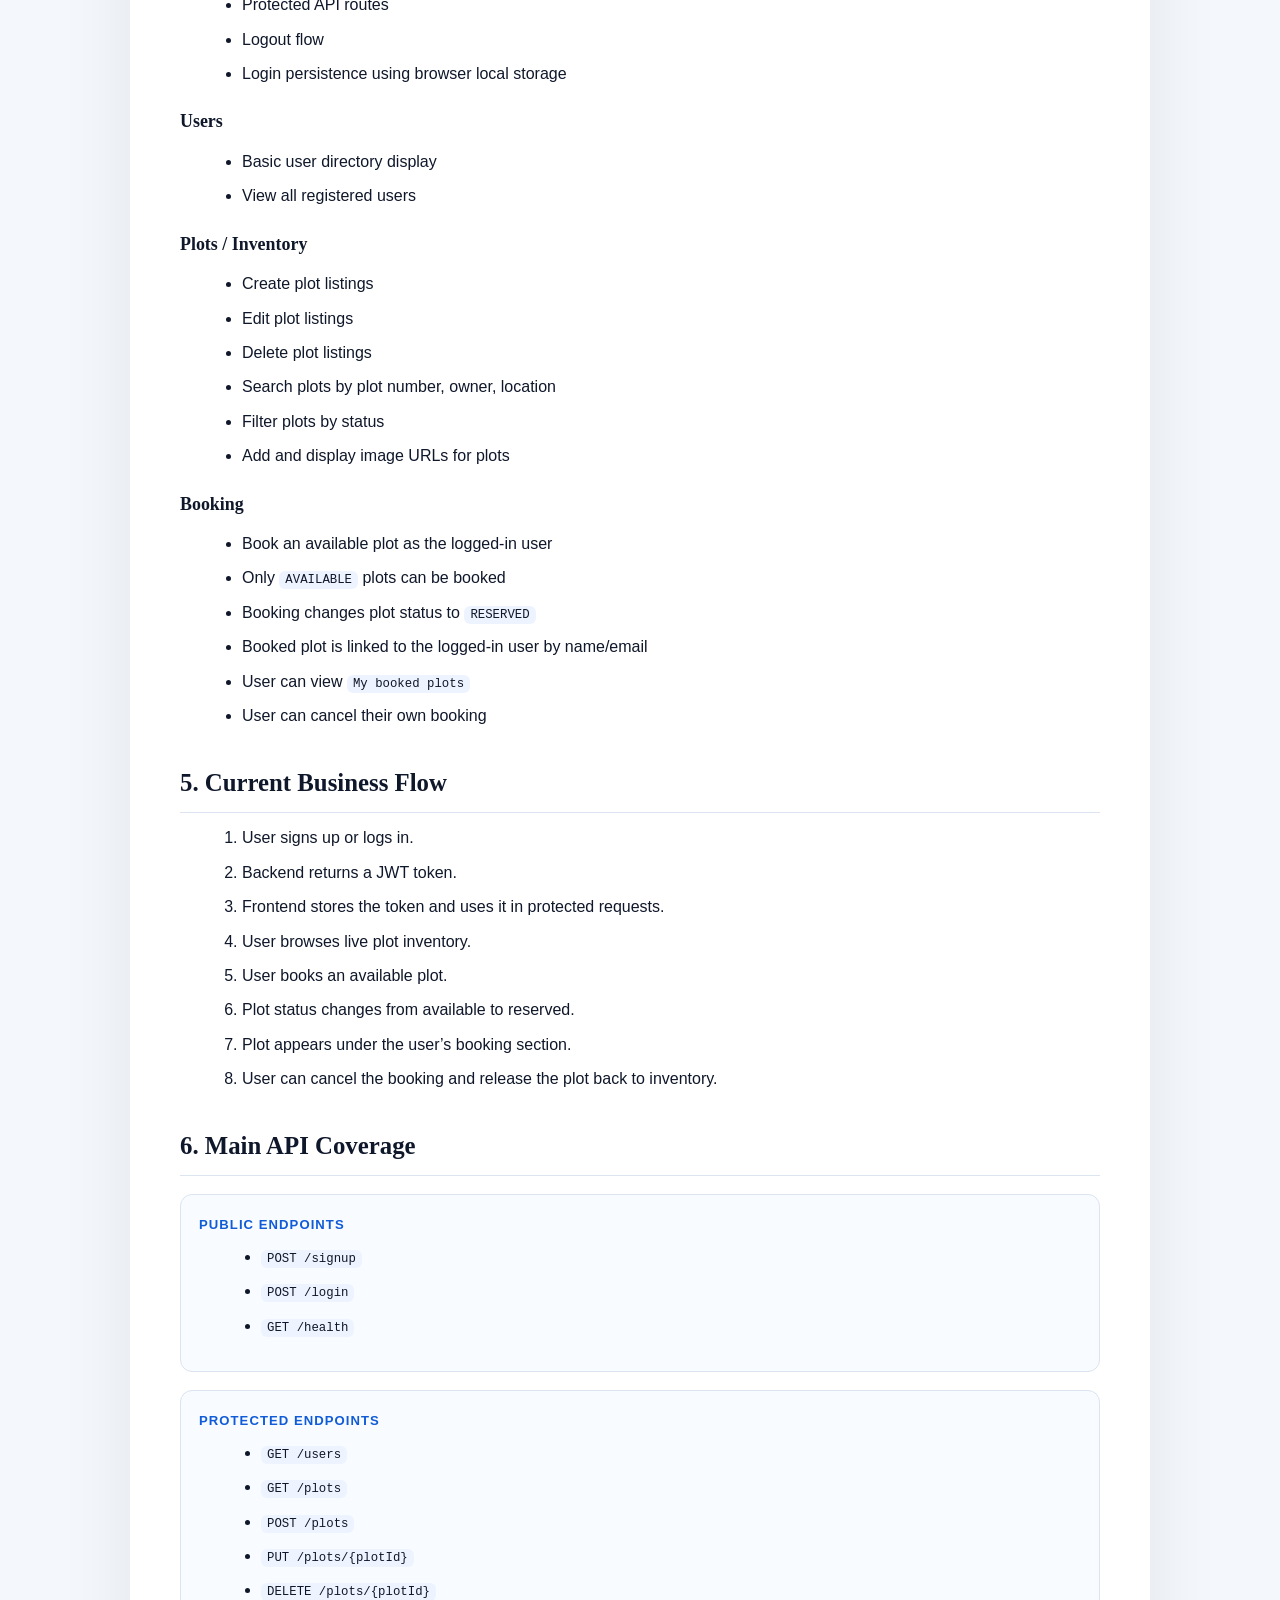
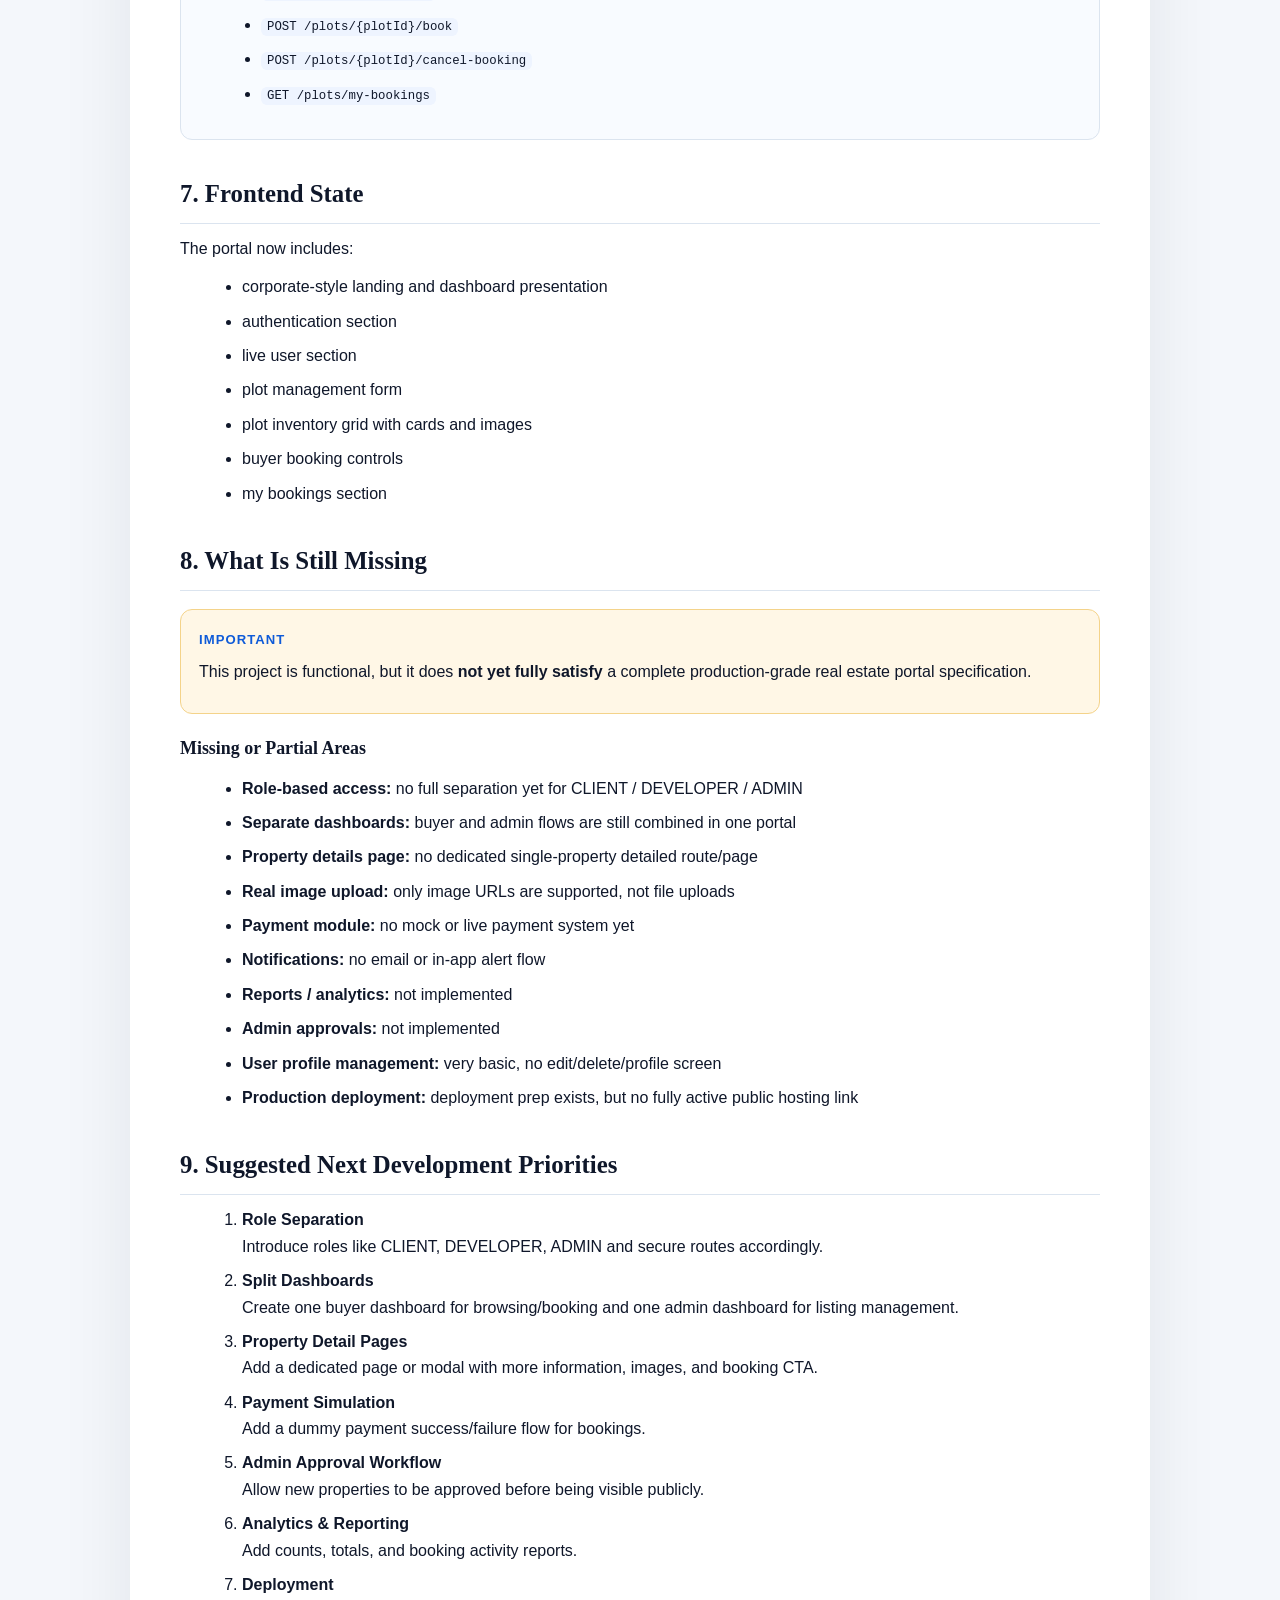
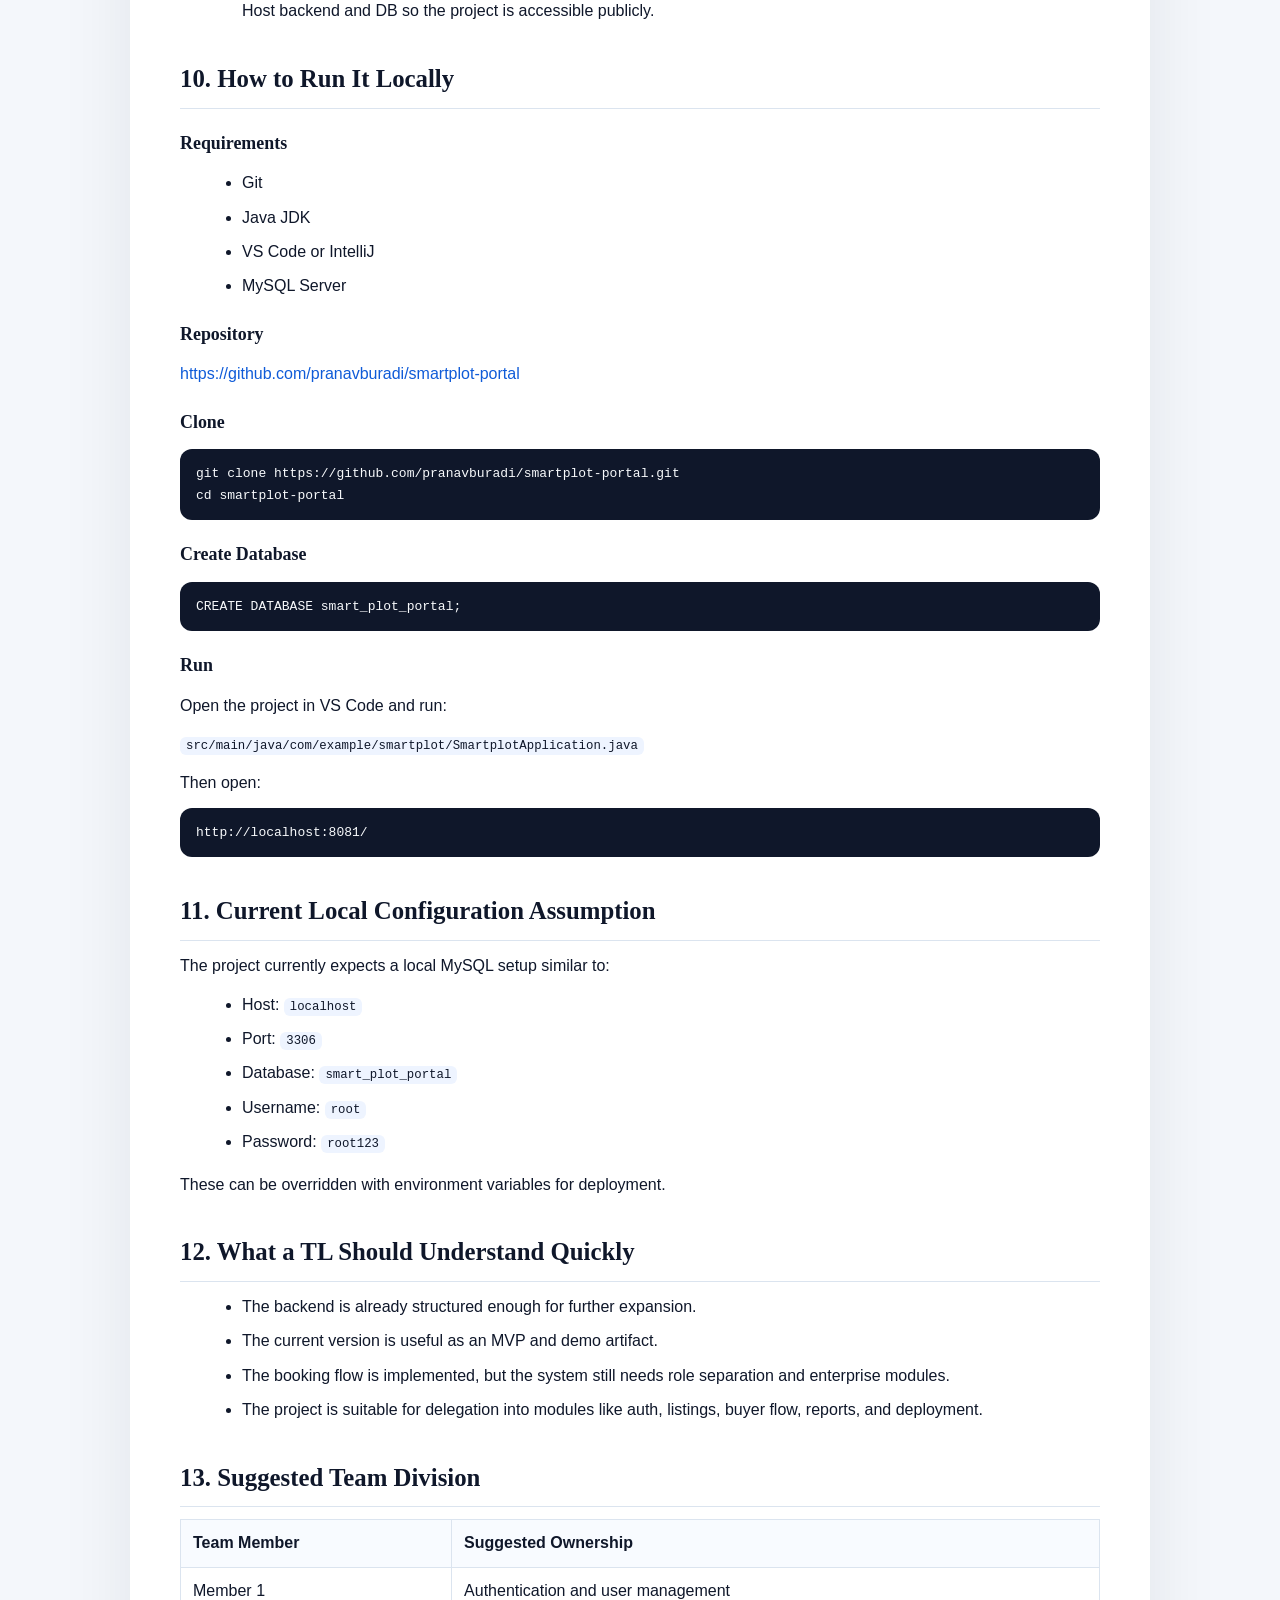
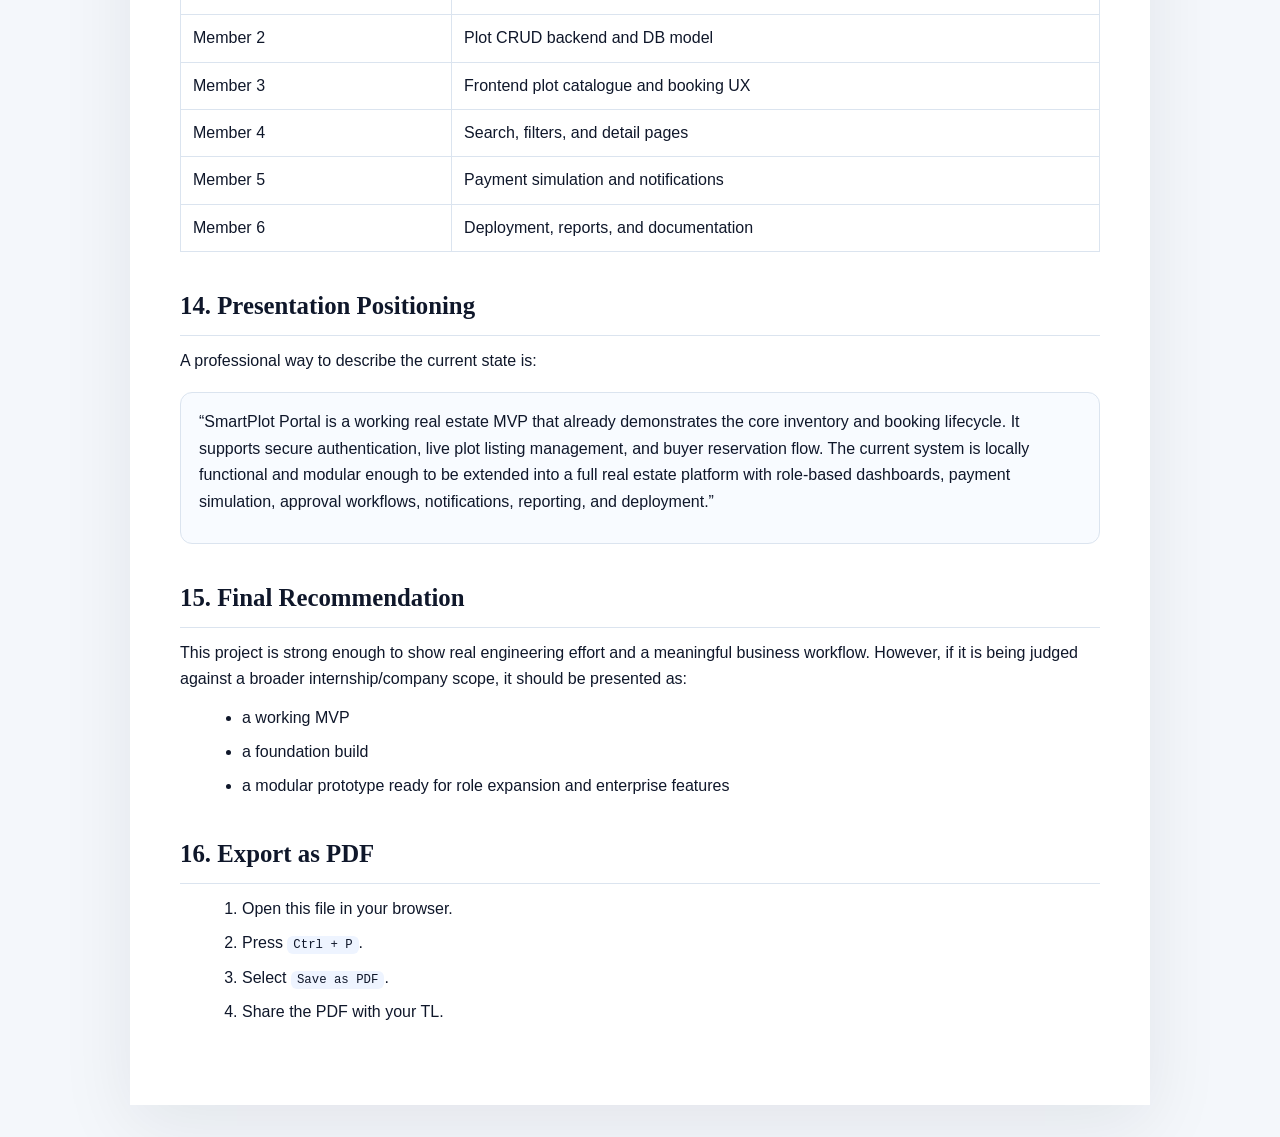
<file: smartplot_tl_handoff.html>
<!DOCTYPE html>
<html lang="en">
<head>
    <meta charset="UTF-8">
    <meta name="viewport" content="width=device-width, initial-scale=1.0">
    <title>SmartPlot Portal TL Handoff</title>
    <style>
        :root {
            --bg: #f4f7fb;
            --page: #ffffff;
            --text: #0f172a;
            --muted: #475569;
            --accent: #0f5bd8;
            --line: #dbe4ef;
            --soft: #f8fbff;
            --warn: #fff7e6;
            --good: #eefaf1;
        }

        * {
            box-sizing: border-box;
        }

        body {
            margin: 0;
            background: var(--bg);
            color: var(--text);
            font-family: Arial, sans-serif;
            line-height: 1.65;
        }

        .page {
            max-width: 1020px;
            margin: 32px auto;
            background: var(--page);
            padding: 42px 50px 64px;
            box-shadow: 0 20px 70px rgba(15, 23, 42, 0.08);
        }

        h1, h2, h3 {
            font-family: Georgia, serif;
            margin: 0 0 12px;
        }

        h1 {
            font-size: 2.4rem;
            color: var(--accent);
        }

        h2 {
            margin-top: 34px;
            padding-bottom: 8px;
            border-bottom: 1px solid var(--line);
            font-size: 1.55rem;
        }

        h3 {
            margin-top: 20px;
            font-size: 1.12rem;
        }

        p {
            margin: 0 0 12px;
        }

        ul, ol {
            margin: 0 0 16px 22px;
        }

        li {
            margin-bottom: 8px;
        }

        .muted {
            color: var(--muted);
        }

        .box {
            margin: 18px 0;
            padding: 16px 18px;
            border: 1px solid var(--line);
            background: var(--soft);
            border-radius: 12px;
        }

        .warning {
            background: var(--warn);
            border-color: #f4d38a;
        }

        .success {
            background: var(--good);
            border-color: #b7e2c2;
        }

        .label {
            display: inline-block;
            margin-bottom: 8px;
            font-size: 0.82rem;
            font-weight: bold;
            letter-spacing: 0.08em;
            text-transform: uppercase;
            color: var(--accent);
        }

        code {
            background: #eef4ff;
            padding: 2px 6px;
            border-radius: 6px;
            font-size: 0.95em;
        }

        pre {
            margin: 12px 0;
            padding: 14px 16px;
            border-radius: 12px;
            background: #0f172a;
            color: #f8fafc;
            overflow-x: auto;
        }

        a {
            color: var(--accent);
            text-decoration: none;
        }

        a:hover {
            text-decoration: underline;
        }

        table {
            width: 100%;
            border-collapse: collapse;
            margin: 12px 0 20px;
        }

        th, td {
            text-align: left;
            border: 1px solid var(--line);
            padding: 10px 12px;
            vertical-align: top;
        }

        th {
            background: var(--soft);
        }

        @media print {
            body {
                background: white;
            }

            .page {
                margin: 0;
                max-width: none;
                box-shadow: none;
                padding: 20px 28px 32px;
            }
        }
    </style>
</head>
<body>
    <main class="page">
        <h1>SmartPlot Portal Team Lead Handoff</h1>
        <p class="muted">Project summary, current implementation status, setup flow, limitations, and recommended next steps.</p>

        <div class="box">
            <div class="label">Repository</div>
            <p><a href="https://github.com/pranavburadi/smartplot-portal">https://github.com/pranavburadi/smartplot-portal</a></p>
            <div class="label">Current State</div>
            <p>Working local MVP / prototype for real estate plot listing and booking.</p>
        </div>

        <h2>1. Executive Summary</h2>
        <p>
            SmartPlot Portal is a full-stack real estate portal prototype built using Spring Boot, MySQL,
            JWT authentication, and a frontend served directly from the backend. It currently supports user
            registration, login, live plot inventory management, image-based listing display, plot booking,
            booking cancellation, and a user-specific “My booked plots” section.
        </p>
        <p>
            The project is functional as a local demo system and is suitable for internal review, academic
            submission, or continued team development. It is not yet a complete production-grade real estate platform.
        </p>

        <h2>2. What the Project Currently Is</h2>
        <p>The project currently combines two workflows in a single portal:</p>
        <ul>
            <li><strong>Buyer-facing flow:</strong> sign up, log in, browse listings, book available plots, cancel own bookings</li>
            <li><strong>Internal inventory flow:</strong> create plots, edit listings, delete listings, add image URLs, update status</li>
        </ul>

        <div class="box success">
            <div class="label">Current Value</div>
            <p>This is already a usable end-to-end prototype showing the core booking lifecycle from listing to reservation.</p>
        </div>

        <h2>3. Tech Stack</h2>
        <table>
            <tr>
                <th>Layer</th>
                <th>Technology</th>
                <th>Purpose</th>
            </tr>
            <tr>
                <td>Backend</td>
                <td>Spring Boot 3</td>
                <td>REST APIs, business logic, application runtime</td>
            </tr>
            <tr>
                <td>Security</td>
                <td>Spring Security + JWT</td>
                <td>Authentication and protected endpoints</td>
            </tr>
            <tr>
                <td>Persistence</td>
                <td>Spring Data JPA</td>
                <td>Database access through repositories</td>
            </tr>
            <tr>
                <td>Database</td>
                <td>MySQL</td>
                <td>Stores users and plots data</td>
            </tr>
            <tr>
                <td>Frontend</td>
                <td>HTML, CSS, JavaScript</td>
                <td>User interface, booking flow, dashboard rendering</td>
            </tr>
        </table>

        <h2>4. Features Implemented</h2>
        <h3>Authentication</h3>
        <ul>
            <li>User signup</li>
            <li>User login</li>
            <li>Password hashing with BCrypt</li>
            <li>JWT token-based authentication</li>
            <li>Protected API routes</li>
            <li>Logout flow</li>
            <li>Login persistence using browser local storage</li>
        </ul>

        <h3>Users</h3>
        <ul>
            <li>Basic user directory display</li>
            <li>View all registered users</li>
        </ul>

        <h3>Plots / Inventory</h3>
        <ul>
            <li>Create plot listings</li>
            <li>Edit plot listings</li>
            <li>Delete plot listings</li>
            <li>Search plots by plot number, owner, location</li>
            <li>Filter plots by status</li>
            <li>Add and display image URLs for plots</li>
        </ul>

        <h3>Booking</h3>
        <ul>
            <li>Book an available plot as the logged-in user</li>
            <li>Only <code>AVAILABLE</code> plots can be booked</li>
            <li>Booking changes plot status to <code>RESERVED</code></li>
            <li>Booked plot is linked to the logged-in user by name/email</li>
            <li>User can view <code>My booked plots</code></li>
            <li>User can cancel their own booking</li>
        </ul>

        <h2>5. Current Business Flow</h2>
        <ol>
            <li>User signs up or logs in.</li>
            <li>Backend returns a JWT token.</li>
            <li>Frontend stores the token and uses it in protected requests.</li>
            <li>User browses live plot inventory.</li>
            <li>User books an available plot.</li>
            <li>Plot status changes from available to reserved.</li>
            <li>Plot appears under the user’s booking section.</li>
            <li>User can cancel the booking and release the plot back to inventory.</li>
        </ol>

        <h2>6. Main API Coverage</h2>
        <div class="box">
            <div class="label">Public Endpoints</div>
            <ul>
                <li><code>POST /signup</code></li>
                <li><code>POST /login</code></li>
                <li><code>GET /health</code></li>
            </ul>
        </div>
        <div class="box">
            <div class="label">Protected Endpoints</div>
            <ul>
                <li><code>GET /users</code></li>
                <li><code>GET /plots</code></li>
                <li><code>POST /plots</code></li>
                <li><code>PUT /plots/{plotId}</code></li>
                <li><code>DELETE /plots/{plotId}</code></li>
                <li><code>POST /plots/{plotId}/book</code></li>
                <li><code>POST /plots/{plotId}/cancel-booking</code></li>
                <li><code>GET /plots/my-bookings</code></li>
            </ul>
        </div>

        <h2>7. Frontend State</h2>
        <p>The portal now includes:</p>
        <ul>
            <li>corporate-style landing and dashboard presentation</li>
            <li>authentication section</li>
            <li>live user section</li>
            <li>plot management form</li>
            <li>plot inventory grid with cards and images</li>
            <li>buyer booking controls</li>
            <li>my bookings section</li>
        </ul>

        <h2>8. What Is Still Missing</h2>
        <div class="box warning">
            <div class="label">Important</div>
            <p>This project is functional, but it does <strong>not yet fully satisfy</strong> a complete production-grade real estate portal specification.</p>
        </div>

        <h3>Missing or Partial Areas</h3>
        <ul>
            <li><strong>Role-based access:</strong> no full separation yet for CLIENT / DEVELOPER / ADMIN</li>
            <li><strong>Separate dashboards:</strong> buyer and admin flows are still combined in one portal</li>
            <li><strong>Property details page:</strong> no dedicated single-property detailed route/page</li>
            <li><strong>Real image upload:</strong> only image URLs are supported, not file uploads</li>
            <li><strong>Payment module:</strong> no mock or live payment system yet</li>
            <li><strong>Notifications:</strong> no email or in-app alert flow</li>
            <li><strong>Reports / analytics:</strong> not implemented</li>
            <li><strong>Admin approvals:</strong> not implemented</li>
            <li><strong>User profile management:</strong> very basic, no edit/delete/profile screen</li>
            <li><strong>Production deployment:</strong> deployment prep exists, but no fully active public hosting link</li>
        </ul>

        <h2>9. Suggested Next Development Priorities</h2>
        <ol>
            <li><strong>Role Separation</strong>
                <br>Introduce roles like CLIENT, DEVELOPER, ADMIN and secure routes accordingly.
            </li>
            <li><strong>Split Dashboards</strong>
                <br>Create one buyer dashboard for browsing/booking and one admin dashboard for listing management.
            </li>
            <li><strong>Property Detail Pages</strong>
                <br>Add a dedicated page or modal with more information, images, and booking CTA.
            </li>
            <li><strong>Payment Simulation</strong>
                <br>Add a dummy payment success/failure flow for bookings.
            </li>
            <li><strong>Admin Approval Workflow</strong>
                <br>Allow new properties to be approved before being visible publicly.
            </li>
            <li><strong>Analytics & Reporting</strong>
                <br>Add counts, totals, and booking activity reports.
            </li>
            <li><strong>Deployment</strong>
                <br>Host backend and DB so the project is accessible publicly.</li>
        </ol>

        <h2>10. How to Run It Locally</h2>
        <h3>Requirements</h3>
        <ul>
            <li>Git</li>
            <li>Java JDK</li>
            <li>VS Code or IntelliJ</li>
            <li>MySQL Server</li>
        </ul>

        <h3>Repository</h3>
        <p><a href="https://github.com/pranavburadi/smartplot-portal">https://github.com/pranavburadi/smartplot-portal</a></p>

        <h3>Clone</h3>
        <pre>git clone https://github.com/pranavburadi/smartplot-portal.git
cd smartplot-portal</pre>

        <h3>Create Database</h3>
        <pre>CREATE DATABASE smart_plot_portal;</pre>

        <h3>Run</h3>
        <p>Open the project in VS Code and run:</p>
        <p><code>src/main/java/com/example/smartplot/SmartplotApplication.java</code></p>

        <p>Then open:</p>
        <pre>http://localhost:8081/</pre>

        <h2>11. Current Local Configuration Assumption</h2>
        <p>The project currently expects a local MySQL setup similar to:</p>
        <ul>
            <li>Host: <code>localhost</code></li>
            <li>Port: <code>3306</code></li>
            <li>Database: <code>smart_plot_portal</code></li>
            <li>Username: <code>root</code></li>
            <li>Password: <code>root123</code></li>
        </ul>

        <p>These can be overridden with environment variables for deployment.</p>

        <h2>12. What a TL Should Understand Quickly</h2>
        <ul>
            <li>The backend is already structured enough for further expansion.</li>
            <li>The current version is useful as an MVP and demo artifact.</li>
            <li>The booking flow is implemented, but the system still needs role separation and enterprise modules.</li>
            <li>The project is suitable for delegation into modules like auth, listings, buyer flow, reports, and deployment.</li>
        </ul>

        <h2>13. Suggested Team Division</h2>
        <table>
            <tr>
                <th>Team Member</th>
                <th>Suggested Ownership</th>
            </tr>
            <tr>
                <td>Member 1</td>
                <td>Authentication and user management</td>
            </tr>
            <tr>
                <td>Member 2</td>
                <td>Plot CRUD backend and DB model</td>
            </tr>
            <tr>
                <td>Member 3</td>
                <td>Frontend plot catalogue and booking UX</td>
            </tr>
            <tr>
                <td>Member 4</td>
                <td>Search, filters, and detail pages</td>
            </tr>
            <tr>
                <td>Member 5</td>
                <td>Payment simulation and notifications</td>
            </tr>
            <tr>
                <td>Member 6</td>
                <td>Deployment, reports, and documentation</td>
            </tr>
        </table>

        <h2>14. Presentation Positioning</h2>
        <p>A professional way to describe the current state is:</p>
        <div class="box">
            <p>
                “SmartPlot Portal is a working real estate MVP that already demonstrates the core inventory and booking lifecycle.
                It supports secure authentication, live plot listing management, and buyer reservation flow. The current system is
                locally functional and modular enough to be extended into a full real estate platform with role-based dashboards,
                payment simulation, approval workflows, notifications, reporting, and deployment.”
            </p>
        </div>

        <h2>15. Final Recommendation</h2>
        <p>
            This project is strong enough to show real engineering effort and a meaningful business workflow.
            However, if it is being judged against a broader internship/company scope, it should be presented as:
        </p>
        <ul>
            <li>a working MVP</li>
            <li>a foundation build</li>
            <li>a modular prototype ready for role expansion and enterprise features</li>
        </ul>

        <h2>16. Export as PDF</h2>
        <ol>
            <li>Open this file in your browser.</li>
            <li>Press <code>Ctrl + P</code>.</li>
            <li>Select <code>Save as PDF</code>.</li>
            <li>Share the PDF with your TL.</li>
        </ol>
    </main>
</body>
</html>
</file>
